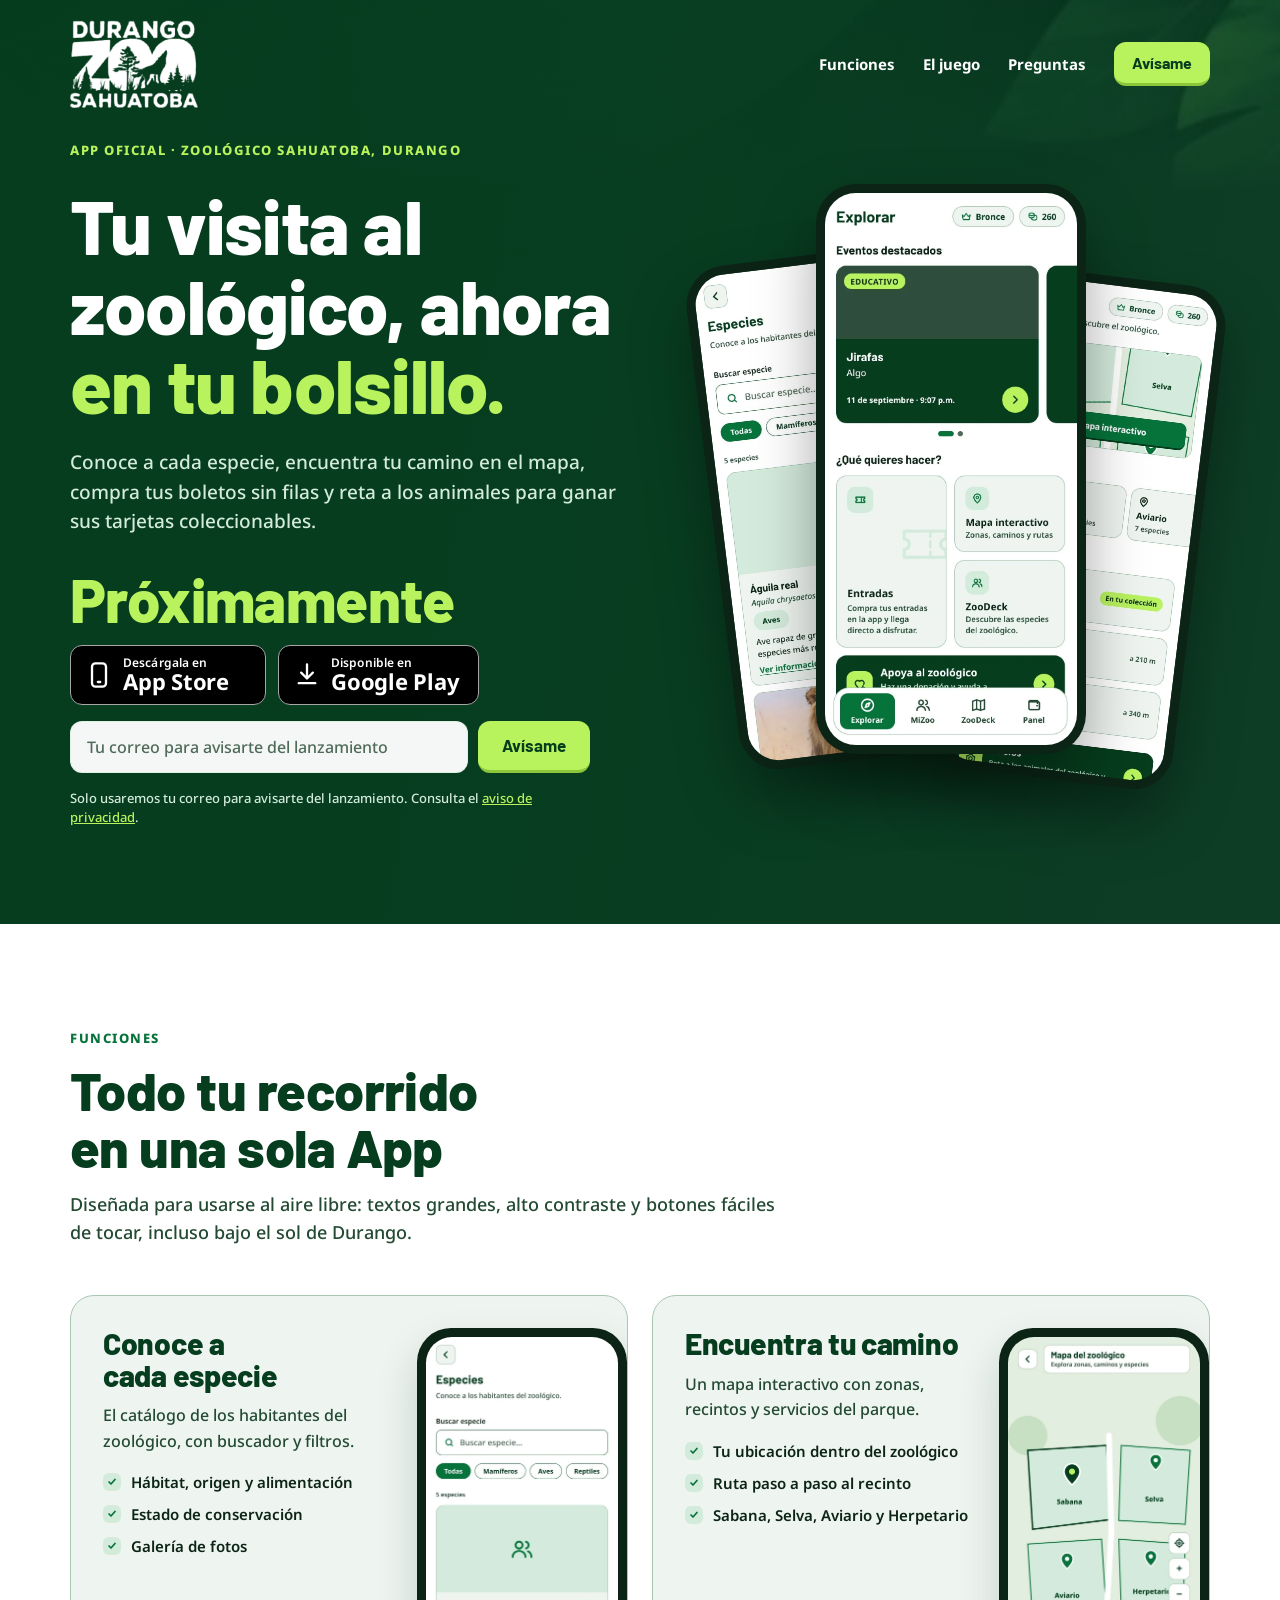
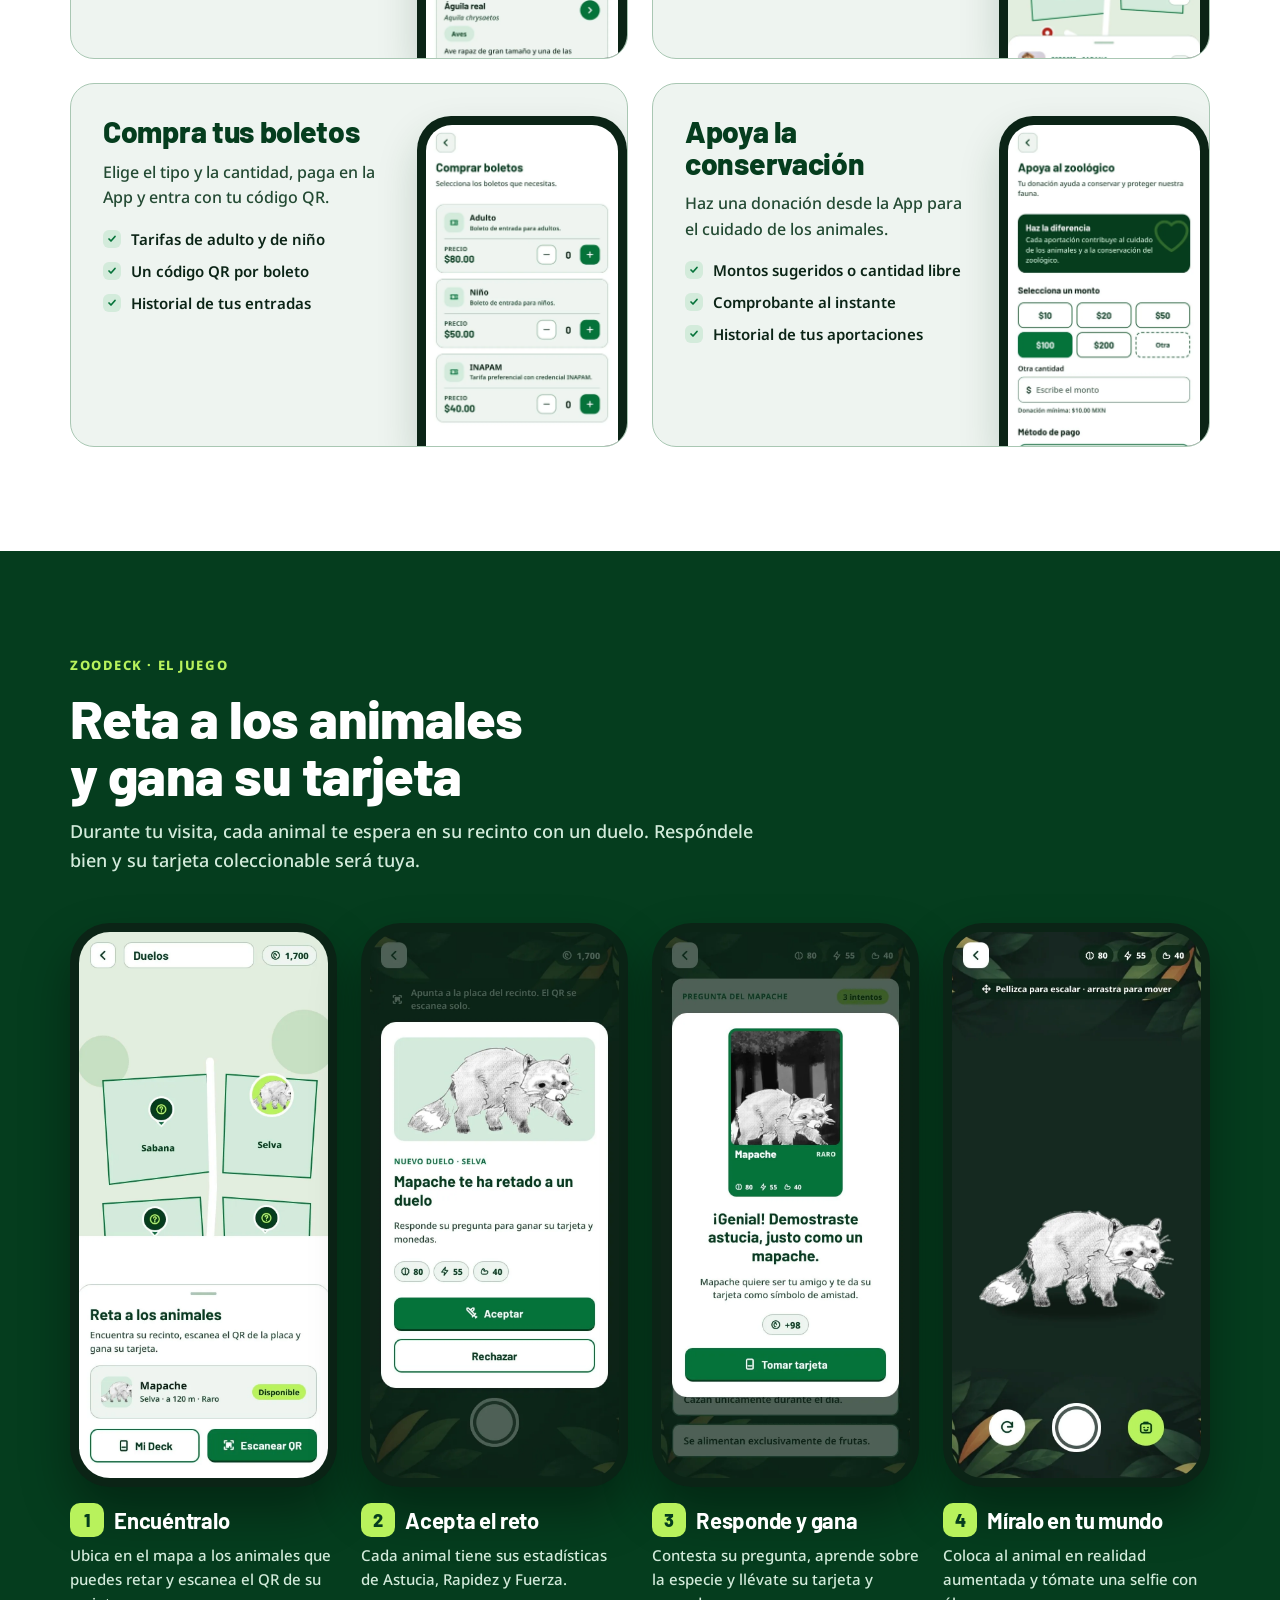
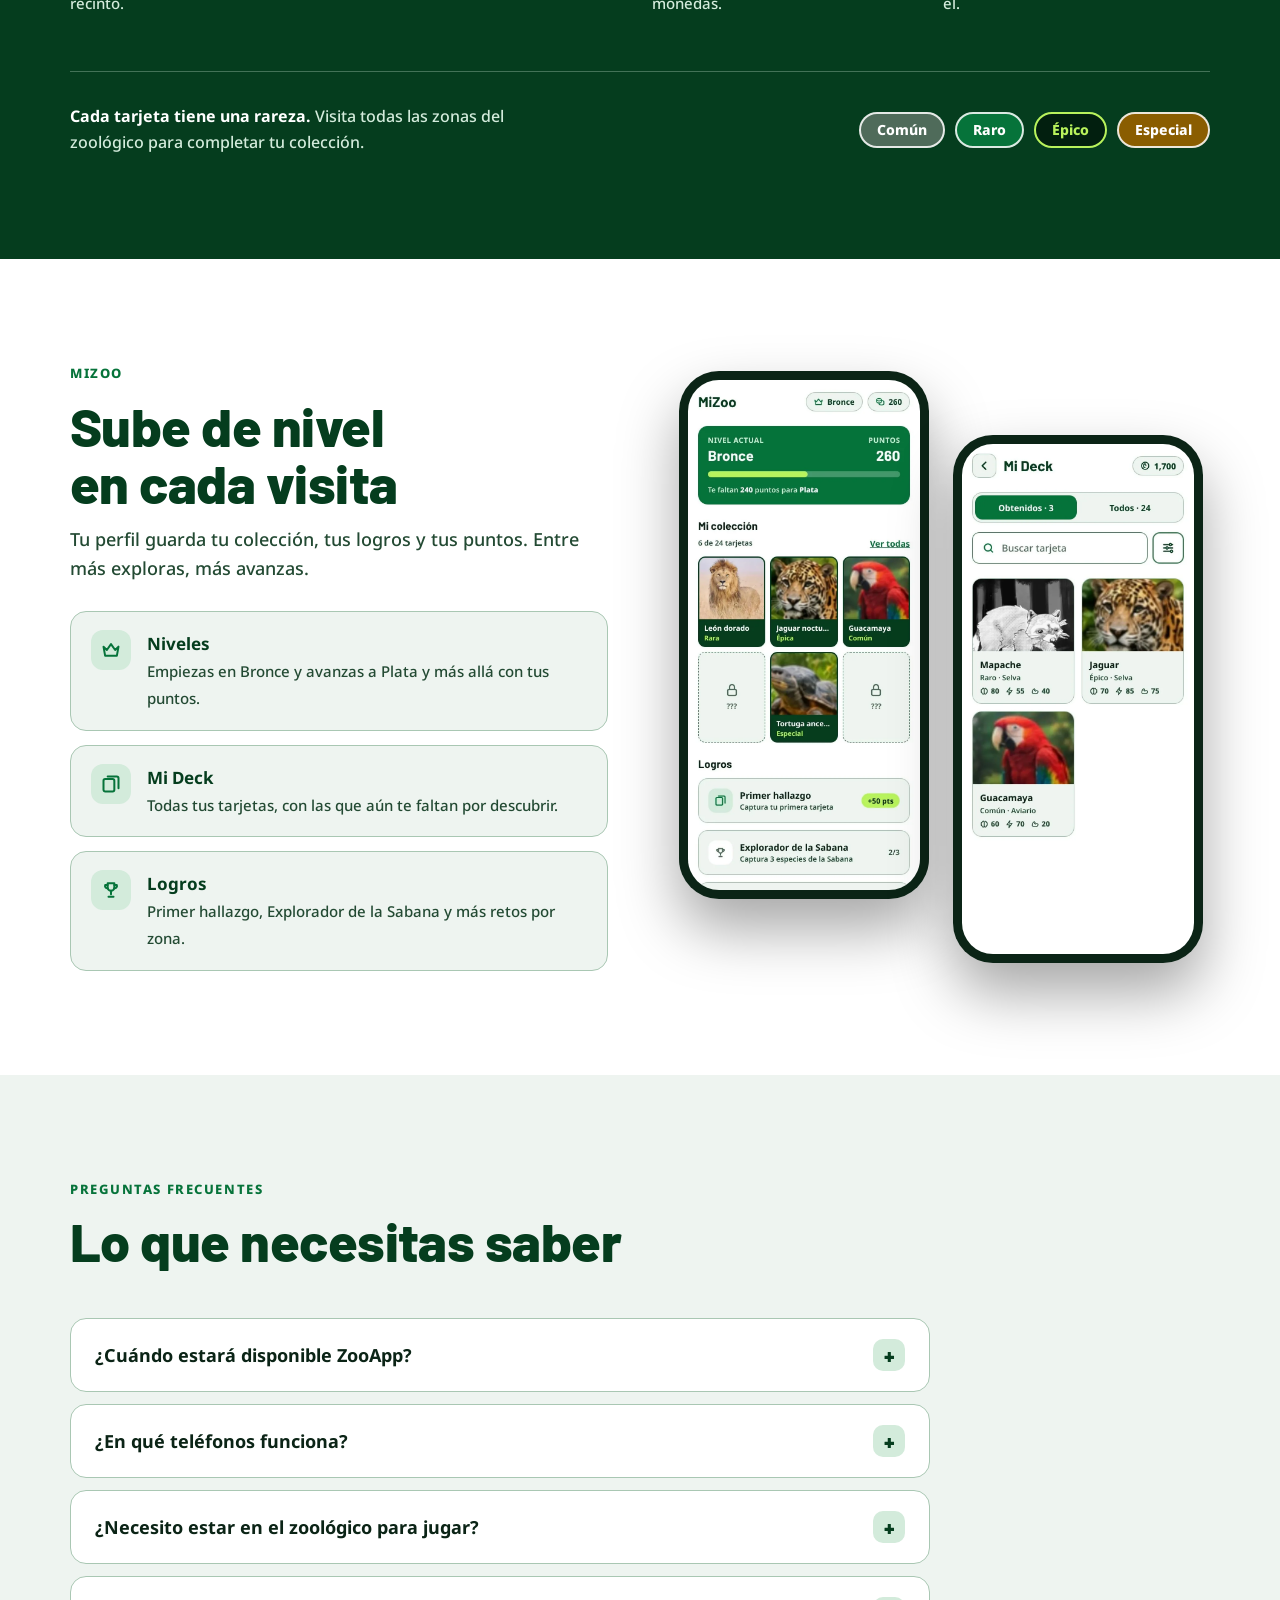
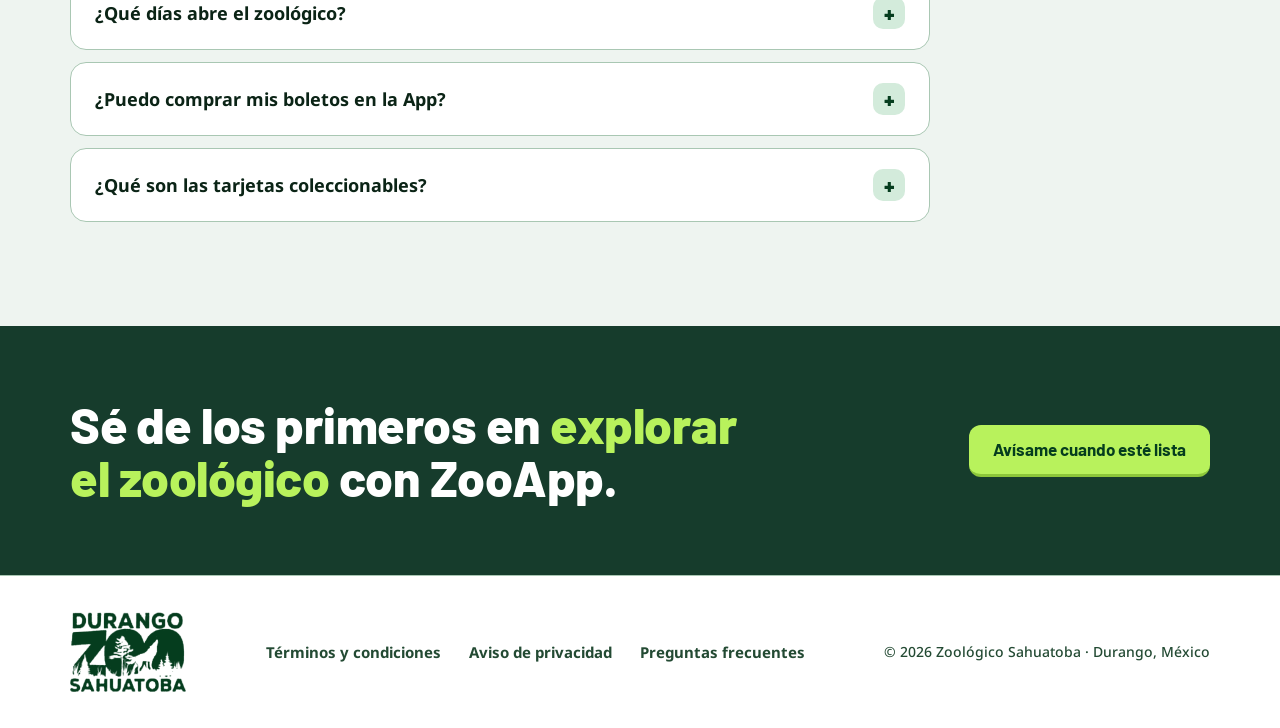
<file: index.html>
<!doctype html>
<html lang="es">
<head>
<meta charset="utf-8">
<meta name="viewport" content="width=device-width, initial-scale=1, viewport-fit=cover">
<title>ZooApp · Zoológico Sahuatoba</title>
<meta name="description" content="ZooApp es la App oficial del Zoológico Sahuatoba en Durango: conoce a las especies, recorre el mapa, compra tus boletos y reta a los animales para ganar sus tarjetas.">
<meta name="theme-color" content="#053D1E">
<meta property="og:type" content="website">
<meta property="og:locale" content="es_MX">
<meta property="og:title" content="ZooApp · Zoológico Sahuatoba">
<meta property="og:description" content="Conoce a las especies, recorre el mapa, compra tus boletos y reta a los animales para ganar sus tarjetas.">
<meta property="og:image" content="https://urielhs.github.io/zooapp-landing/assets/img/og.jpg">
<meta name="twitter:card" content="summary_large_image">
<link rel="icon" type="image/png" href="assets/img/favicon.png">
<link rel="apple-touch-icon" href="assets/img/apple-touch-icon.png">
<link rel="preload" href="assets/fonts/barlow-latin-800-normal.woff2" as="font" type="font/woff2" crossorigin>
<link rel="stylesheet" href="assets/css/styles.css">
</head>
<body data-estado="proximamente">
<a class="saltar" href="#contenido">Saltar al contenido</a>

<header class="encabezado">
  <div class="envoltura">
    <a class="marca" href="#" aria-label="ZooApp · Zoológico Sahuatoba, inicio"><img src="assets/img/logo-blanco.png" alt="Durango Zoo Sahuatoba" width="757" height="521"></a>
    <nav class="navegacion" aria-label="Principal">
      <a href="#funciones">Funciones</a>
      <a href="#juego">El juego</a>
      <a href="#preguntas">Preguntas</a>
      <a class="boton boton-lima" href="#descarga" data-solo="proximamente">Avísame</a>
      <a class="boton boton-lima" href="#descarga" data-solo="disponible">Descargar</a>
    </nav>
  </div>
</header>

<main id="contenido">
  <!-- HERO -->
  <section class="hero">
    <img class="hero-fondo" src="assets/img/selva.jpg" alt="" aria-hidden="true">
    <div class="envoltura">
      <div class="hero-texto">
        <span class="etiqueta">App oficial · Zoológico Sahuatoba, Durango</span>
        <h1>Tu visita al zoológico, ahora <em>en tu bolsillo.</em></h1>
        <p class="hero-sub">Conoce a cada especie, encuentra tu camino en el mapa, compra tus boletos sin filas y reta a los animales para ganar sus tarjetas coleccionables.</p>

        <div class="descarga" id="descarga">
          <p class="proximamente" data-solo="proximamente">Próximamente</p>
          <!-- Insignias de tiendas. Al publicar, reemplazar el contenido de cada <a> por la insignia oficial (ver README). -->
          <div class="tiendas">
            <a class="tienda" id="enlace-app-store" href="#" rel="noopener">
              <svg class="tienda-icono" width="28" height="28" viewBox="0 0 24 24" fill="none" stroke="currentColor" stroke-width="2" stroke-linecap="round" stroke-linejoin="round" aria-hidden="true"><rect x="6" y="2" width="12" height="20" rx="3"/><path d="M11 18h2"/></svg>
              <span><small>Descárgala en</small><b>App Store</b></span>
            </a>
            <a class="tienda" id="enlace-google-play" href="#" rel="noopener">
              <svg class="tienda-icono" width="28" height="28" viewBox="0 0 24 24" fill="none" stroke="currentColor" stroke-width="2" stroke-linecap="round" stroke-linejoin="round" aria-hidden="true"><path d="M12 3v12M7 10l5 5 5-5"/><path d="M5 19h14"/></svg>
              <span><small>Disponible en</small><b>Google Play</b></span>
            </a>
          </div>

          <!-- Registro (solo mientras esté en «próximamente») -->
          <form class="registro" id="form-registro" novalidate data-solo="proximamente">
            <label for="correo-registro">Correo electrónico</label>
            <input id="correo-registro" name="correo" type="email" inputmode="email" autocomplete="email" placeholder="Tu correo para avisarte del lanzamiento" required>
            <button class="boton boton-lima" type="submit">Avísame</button>
          </form>
          <p class="nota" data-solo="proximamente">Solo usaremos tu correo para avisarte del lanzamiento. Consulta el <a href="privacidad.html">aviso de privacidad</a>.</p>
          <p class="mensaje" id="mensaje-registro" role="status" hidden></p>
        </div>
      </div>

      <div class="hero-telefonos" aria-hidden="true">
        <div class="telefono t1"><img src="assets/img/app-especies.webp" alt="" width="780" height="1688"></div>
        <div class="telefono t2"><img src="assets/img/app-explorar.webp" alt="" width="780" height="1688"></div>
        <div class="telefono t3"><img src="assets/img/app-zoodeck.webp" alt="" width="780" height="1688"></div>
      </div>
    </div>
  </section>

  <!-- FUNCIONES -->
  <section class="seccion" id="funciones">
    <div class="envoltura">
      <div class="titulo-seccion">
        <span class="etiqueta">Funciones</span>
        <h2>Todo tu recorrido en una sola App</h2>
        <p>Diseñada para usarse al aire libre: textos grandes, alto contraste y botones fáciles de tocar, incluso bajo el sol de Durango.</p>
      </div>
      <div class="funciones">
        <article class="funcion">
          <div class="funcion-texto">
            <h3>Conoce a cada especie</h3>
            <p>El catálogo de los habitantes del zoológico, con buscador y filtros.</p>
            <ul><li>Hábitat, origen y alimentación</li><li>Estado de conservación</li><li>Galería de fotos</li></ul>
          </div>
          <div class="telefono"><img src="assets/img/app-especies.webp" alt="Pantalla del catálogo de especies de ZooApp" width="780" height="1688" loading="lazy"></div>
        </article>
        <article class="funcion">
          <div class="funcion-texto">
            <h3>Encuentra tu camino</h3>
            <p>Un mapa interactivo con zonas, recintos y servicios del parque.</p>
            <ul><li>Tu ubicación dentro del zoológico</li><li>Ruta paso a paso al recinto</li><li>Sabana, Selva, Aviario y Herpetario</li></ul>
          </div>
          <div class="telefono"><img src="assets/img/app-mapa.webp" alt="Pantalla del mapa interactivo del zoológico" width="780" height="1688" loading="lazy"></div>
        </article>
        <article class="funcion">
          <div class="funcion-texto">
            <h3>Compra tus boletos</h3>
            <p>Elige el tipo y la cantidad, paga en la App y entra con tu código QR.</p>
            <ul><li>Tarifas de adulto y de niño</li><li>Un código QR por boleto</li><li>Historial de tus entradas</li></ul>
          </div>
          <div class="telefono"><img src="assets/img/app-boletos.webp" alt="Pantalla de compra de boletos" width="780" height="1688" loading="lazy"></div>
        </article>
        <article class="funcion">
          <div class="funcion-texto">
            <h3>Apoya la conservación</h3>
            <p>Haz una donación desde la App para el cuidado de los animales.</p>
            <ul><li>Montos sugeridos o cantidad libre</li><li>Comprobante al instante</li><li>Historial de tus aportaciones</li></ul>
          </div>
          <div class="telefono"><img src="assets/img/app-donar.webp" alt="Pantalla para hacer una donación" width="780" height="1688" loading="lazy"></div>
        </article>
      </div>
    </div>
  </section>

  <!-- JUEGO -->
  <section class="seccion juego" id="juego">
    <div class="envoltura">
      <div class="titulo-seccion">
        <span class="etiqueta">ZooDeck · el juego</span>
        <h2>Reta a los animales y gana su tarjeta</h2>
        <p>Durante tu visita, cada animal te espera en su recinto con un duelo. Respóndele bien y su tarjeta coleccionable será tuya.</p>
      </div>
      <ol class="pasos">
        <li class="paso">
          <div class="telefono"><img src="assets/img/app-duelos.webp" alt="Mapa de duelos con los animales disponibles" width="780" height="1688" loading="lazy"></div>
          <div class="paso-texto"><h3>Encuéntralo</h3><p>Ubica en el mapa a los animales que puedes retar y escanea el QR de su recinto.</p></div>
        </li>
        <li class="paso">
          <div class="telefono"><img src="assets/img/app-reto.webp" alt="El mapache reta al visitante a un duelo" width="780" height="1688" loading="lazy"></div>
          <div class="paso-texto"><h3>Acepta el reto</h3><p>Cada animal tiene sus estadísticas de Astucia, Rapidez y Fuerza.</p></div>
        </li>
        <li class="paso">
          <div class="telefono"><img src="assets/img/app-quiz-ganaste.webp" alt="Pantalla de duelo ganado con la tarjeta del mapache" width="780" height="1688" loading="lazy"></div>
          <div class="paso-texto"><h3>Responde y gana</h3><p>Contesta su pregunta, aprende sobre la especie y llévate su tarjeta y monedas.</p></div>
        </li>
        <li class="paso">
          <div class="telefono"><img src="assets/img/app-realidad-aumentada.webp" alt="Mapache en realidad aumentada" width="780" height="1688" loading="lazy"></div>
          <div class="paso-texto"><h3>Míralo en tu mundo</h3><p>Coloca al animal en realidad aumentada y tómate una selfie con él.</p></div>
        </li>
      </ol>
      <div class="rarezas">
        <p><b>Cada tarjeta tiene una rareza.</b> Visita todas las zonas del zoológico para completar tu colección.</p>
        <div class="chips"><span class="chip comun">Común</span><span class="chip raro">Raro</span><span class="chip epico">Épico</span><span class="chip especial">Especial</span></div>
      </div>
    </div>
  </section>

  <!-- PROGRESO -->
  <section class="seccion progreso">
    <div class="envoltura">
      <div>
        <div class="titulo-seccion">
          <span class="etiqueta">MiZoo</span>
          <h2>Sube de nivel en cada visita</h2>
          <p>Tu perfil guarda tu colección, tus logros y tus puntos. Entre más exploras, más avanzas.</p>
        </div>
        <div class="niveles">
          <div class="nivel"><i><svg width="20" height="20" viewBox="0 0 24 24" fill="none" stroke="currentColor" stroke-width="2.4" stroke-linecap="round" stroke-linejoin="round" aria-hidden="true"><path d="M3 8l4 4 5-7 5 7 4-4-2 11H5z"/></svg></i><div><b>Niveles</b><span>Empiezas en Bronce y avanzas a Plata y más allá con tus puntos.</span></div></div>
          <div class="nivel"><i><svg width="20" height="20" viewBox="0 0 24 24" fill="none" stroke="currentColor" stroke-width="2.4" stroke-linecap="round" stroke-linejoin="round" aria-hidden="true"><rect x="3" y="6" width="13" height="15" rx="2"/><path d="M8 3h11a2 2 0 0 1 2 2v12"/></svg></i><div><b>Mi Deck</b><span>Todas tus tarjetas, con las que aún te faltan por descubrir.</span></div></div>
          <div class="nivel"><i><svg width="20" height="20" viewBox="0 0 24 24" fill="none" stroke="currentColor" stroke-width="2.4" stroke-linecap="round" stroke-linejoin="round" aria-hidden="true"><path d="M8 4h8v5a4 4 0 0 1-8 0z"/><path d="M8 6H5a3 3 0 0 0 3 4M16 6h3a3 3 0 0 1-3 4M12 13v4M9 20h6"/></svg></i><div><b>Logros</b><span>Primer hallazgo, Explorador de la Sabana y más retos por zona.</span></div></div>
        </div>
      </div>
      <div class="progreso-telefonos" aria-hidden="true">
        <div class="telefono"><img src="assets/img/app-mizoo.webp" alt="" width="780" height="1688" loading="lazy"></div>
        <div class="telefono"><img src="assets/img/app-mi-deck.webp" alt="" width="780" height="1688" loading="lazy"></div>
      </div>
    </div>
  </section>

  <!-- PREGUNTAS -->
  <section class="seccion preguntas" id="preguntas">
    <div class="envoltura">
      <div class="titulo-seccion">
        <span class="etiqueta">Preguntas frecuentes</span>
        <h2>Lo que necesitas saber</h2>
      </div>
      <div class="lista-preguntas">
        <details>
          <summary>¿Cuándo estará disponible ZooApp?</summary>
          <p>Estamos en la fase de pruebas con el personal del zoológico. Deja tu correo arriba y te avisaremos en cuanto puedas descargarla.</p>
        </details>
        <details>
          <summary>¿En qué teléfonos funciona?</summary>
          <p>En iPhone, desde App Store, y en teléfonos Android, desde Google Play.</p>
        </details>
        <details>
          <summary>¿Necesito estar en el zoológico para jugar?</summary>
          <p>Los duelos se activan al escanear el código QR del recinto de cada animal, así que se juegan durante tu visita. El catálogo de especies, tu colección y tu perfil los puedes consultar en cualquier momento.</p>
        </details>
        <details>
          <summary>¿Qué días abre el zoológico?</summary>
          <p>De martes a domingo, de 10:00 a 17:00 horas.</p>
        </details>
        <details>
          <summary>¿Puedo comprar mis boletos en la App?</summary>
          <p>Sí. Eliges el tipo y la cantidad de boletos, pagas desde la App y recibes un código QR por boleto para presentarlo en la entrada.</p>
        </details>
        <details>
          <summary>¿Qué son las tarjetas coleccionables?</summary>
          <p>Cada animal tiene una tarjeta con su rareza y sus estadísticas de Astucia, Rapidez y Fuerza. La ganas respondiendo correctamente la pregunta de su duelo, y después puedes verla en 3D o colocar al animal en realidad aumentada.</p>
        </details>
      </div>
    </div>
  </section>

  <!-- CIERRE -->
  <section class="cierre">
    <div class="envoltura">
      <h2 data-solo="proximamente">Sé de los primeros en <em>explorar el zoológico</em> con ZooApp.</h2>
      <h2 data-solo="disponible">Descarga ZooApp y <em>empieza tu colección</em> hoy.</h2>
      <a class="boton boton-lima" href="#descarga" id="ir-registro" data-solo="proximamente">Avísame cuando esté lista</a>
      <a class="boton boton-lima" href="#descarga" data-solo="disponible">Descargar ZooApp</a>
    </div>
  </section>
</main>

<footer class="pie">
  <div class="envoltura">
    <img src="assets/img/logo-verde.png" alt="Durango Zoo Sahuatoba" width="757" height="521">
    <nav aria-label="Legal">
      <a href="terminos.html">Términos y condiciones</a>
      <a href="privacidad.html">Aviso de privacidad</a>
      <a href="#preguntas">Preguntas frecuentes</a>
    </nav>
    <small>© <span id="anio">2026</span> Zoológico Sahuatoba · Durango, México</small>
  </div>
</footer>

<script src="assets/js/main.js"></script>
</body>
</html>
</file>
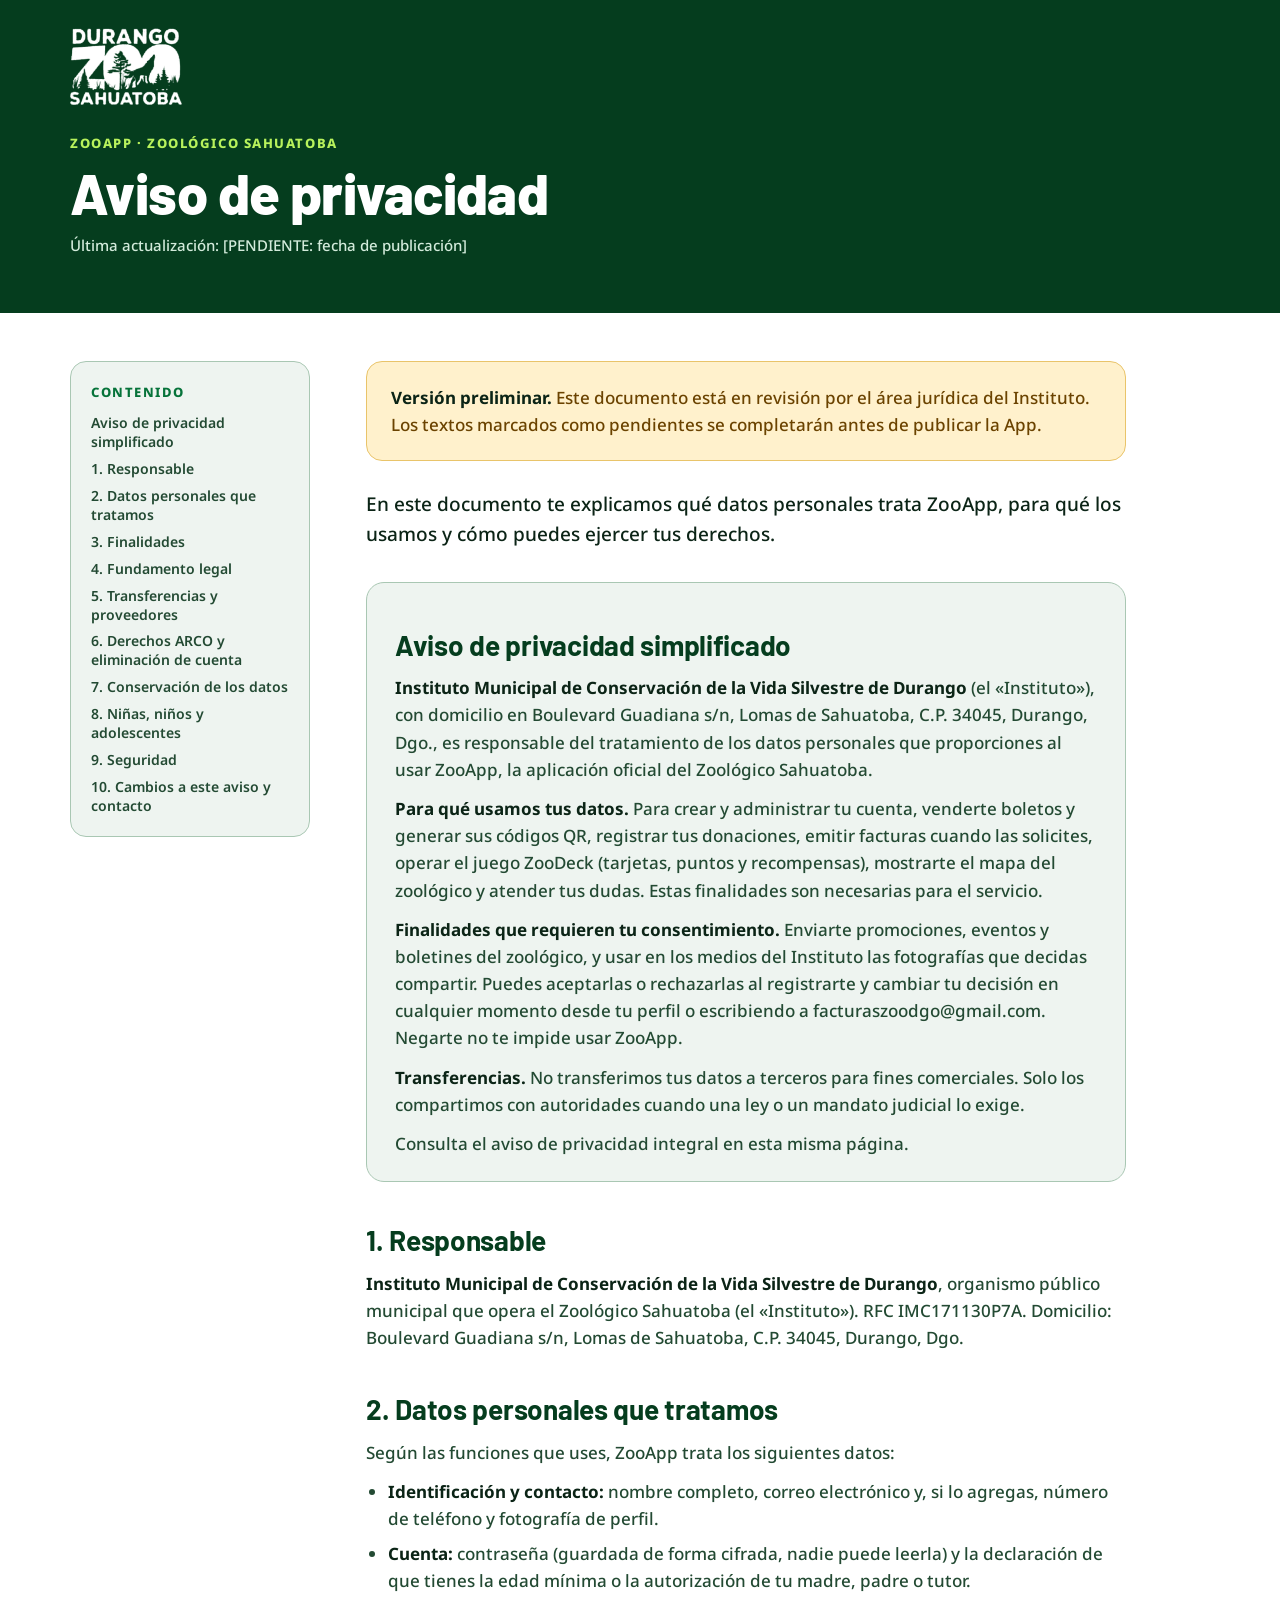
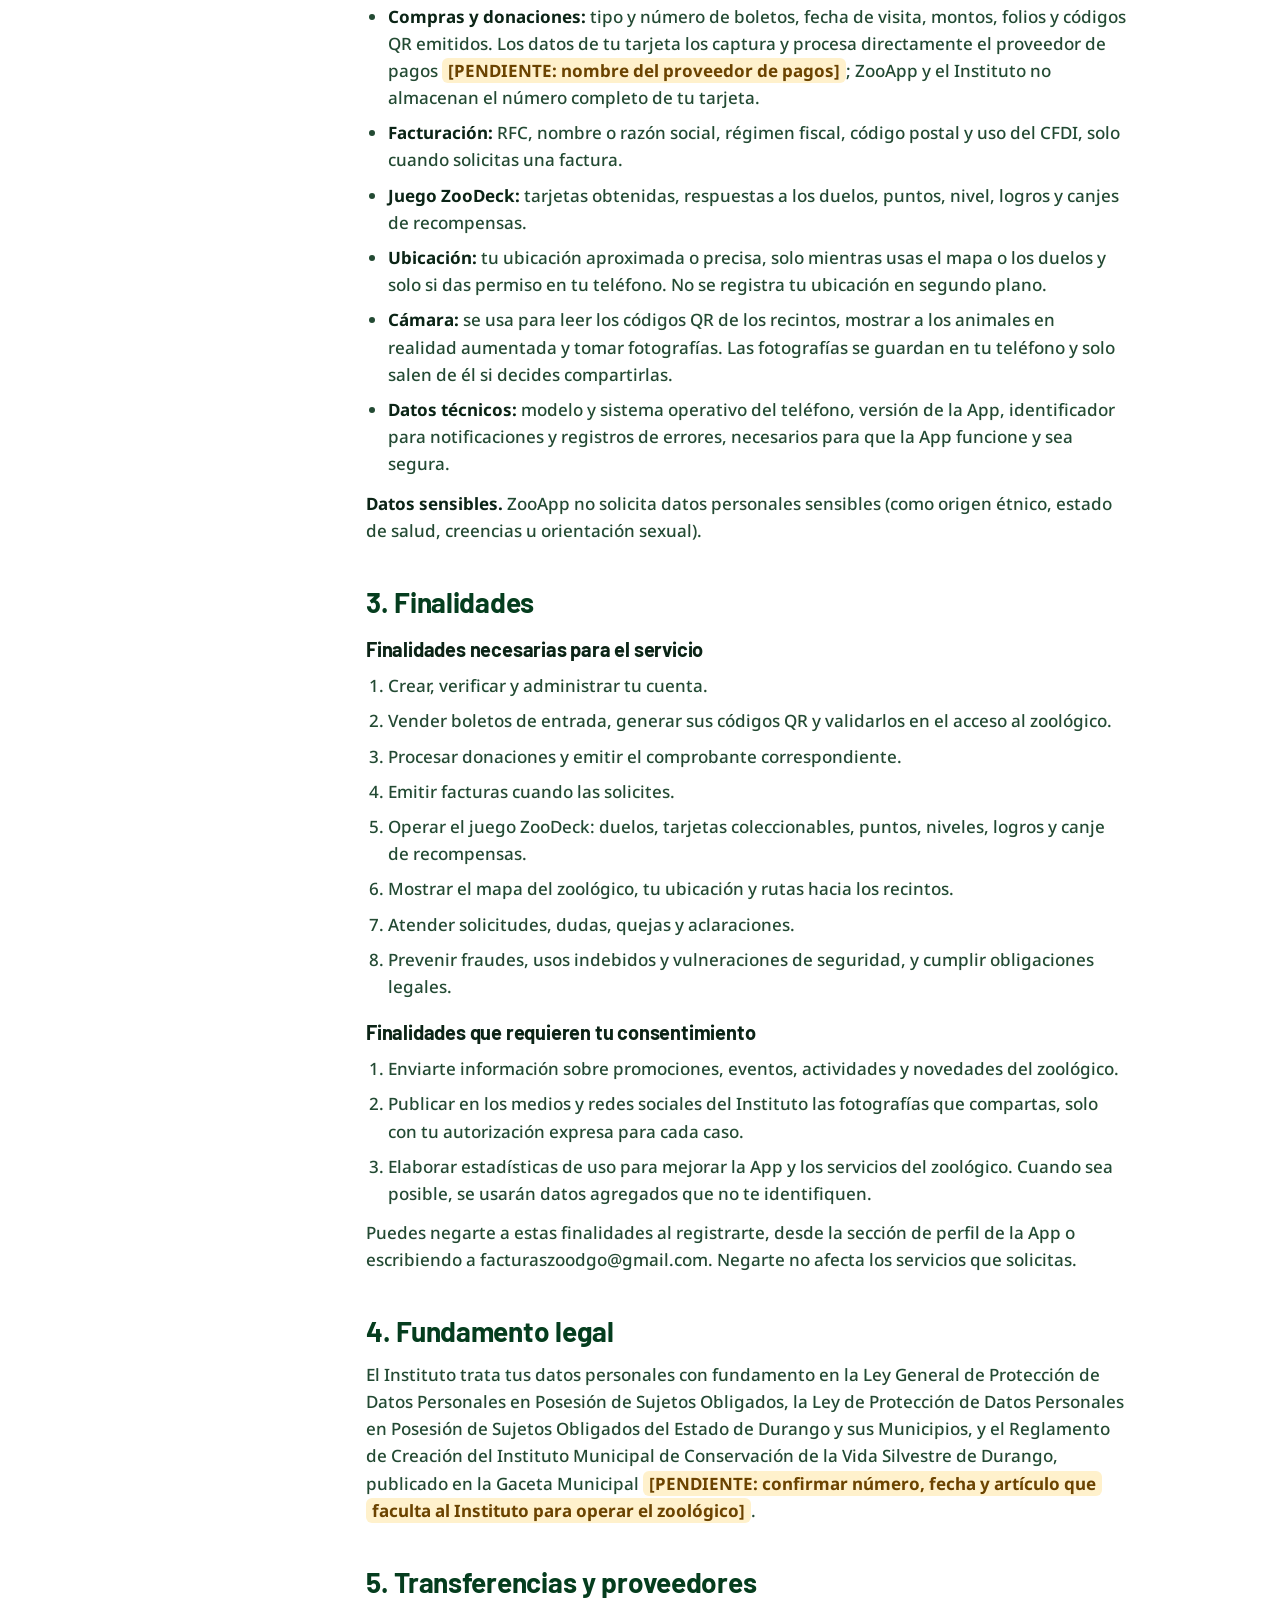
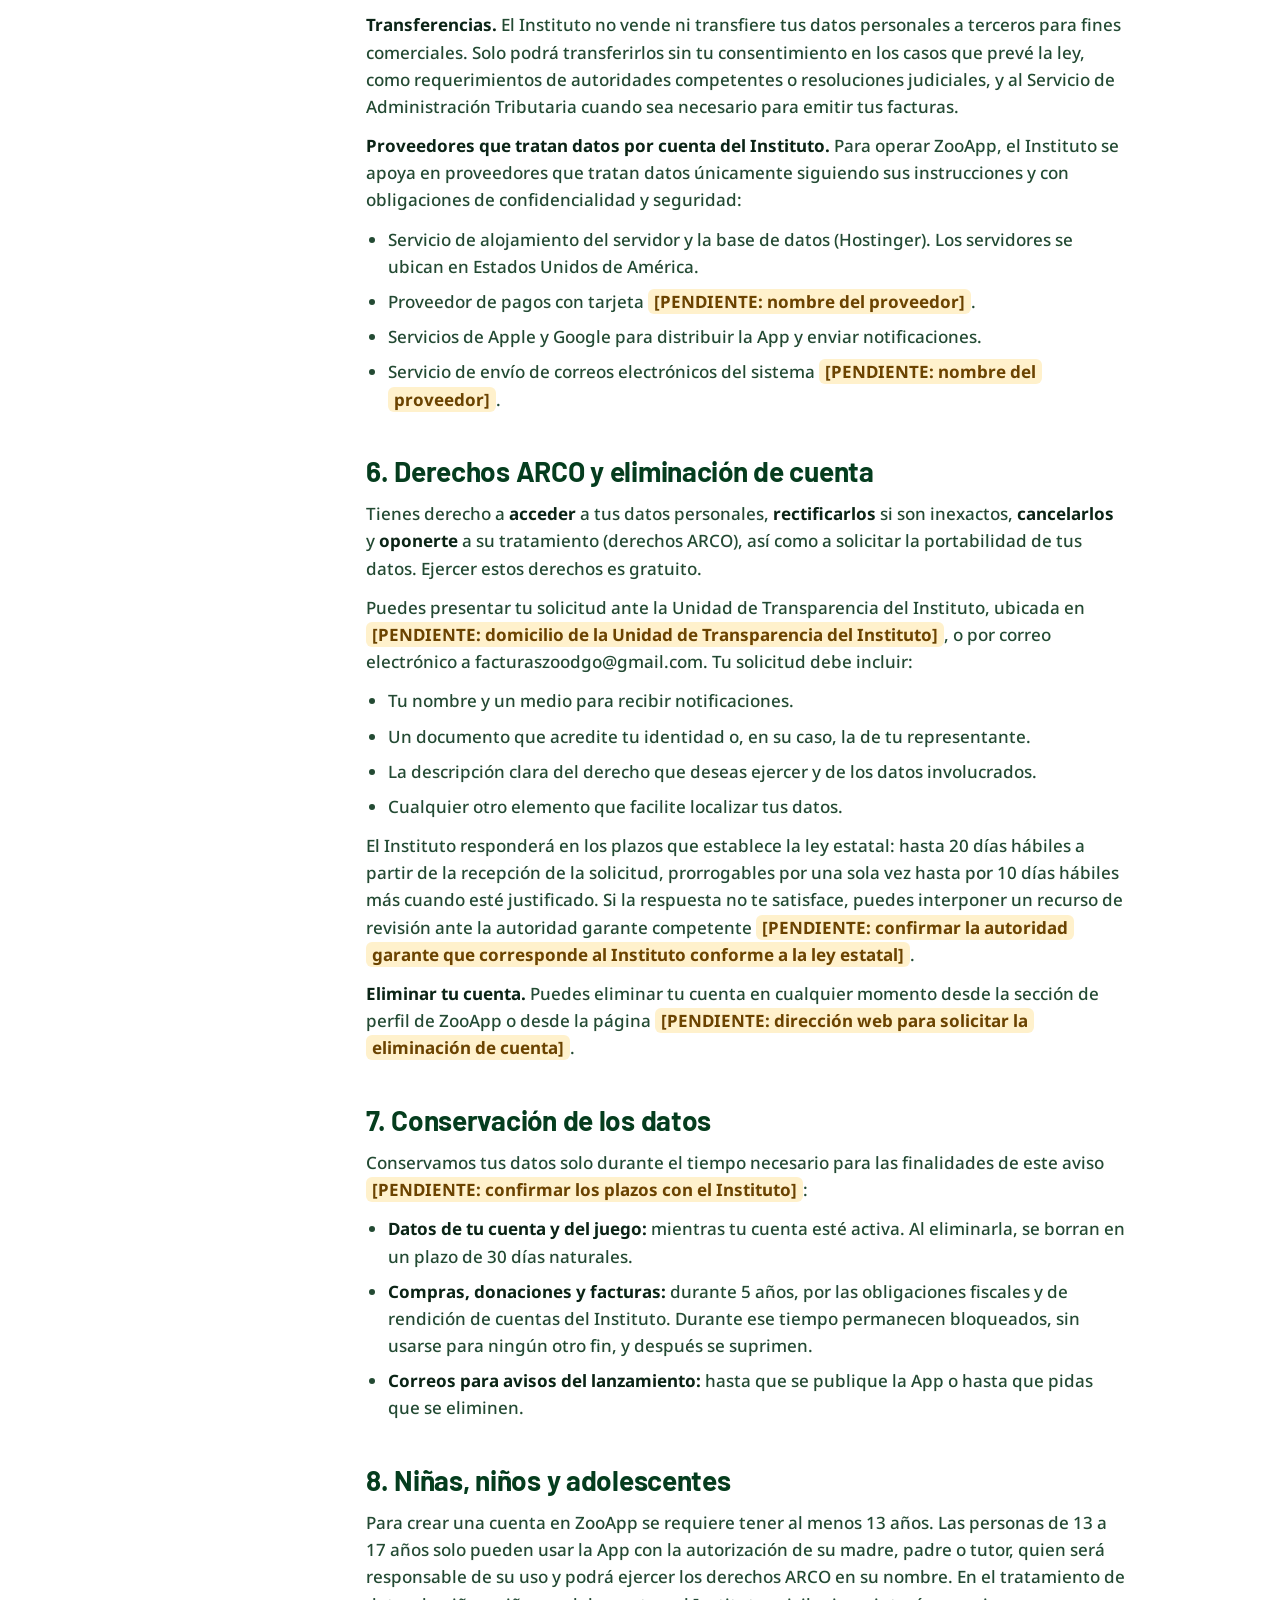
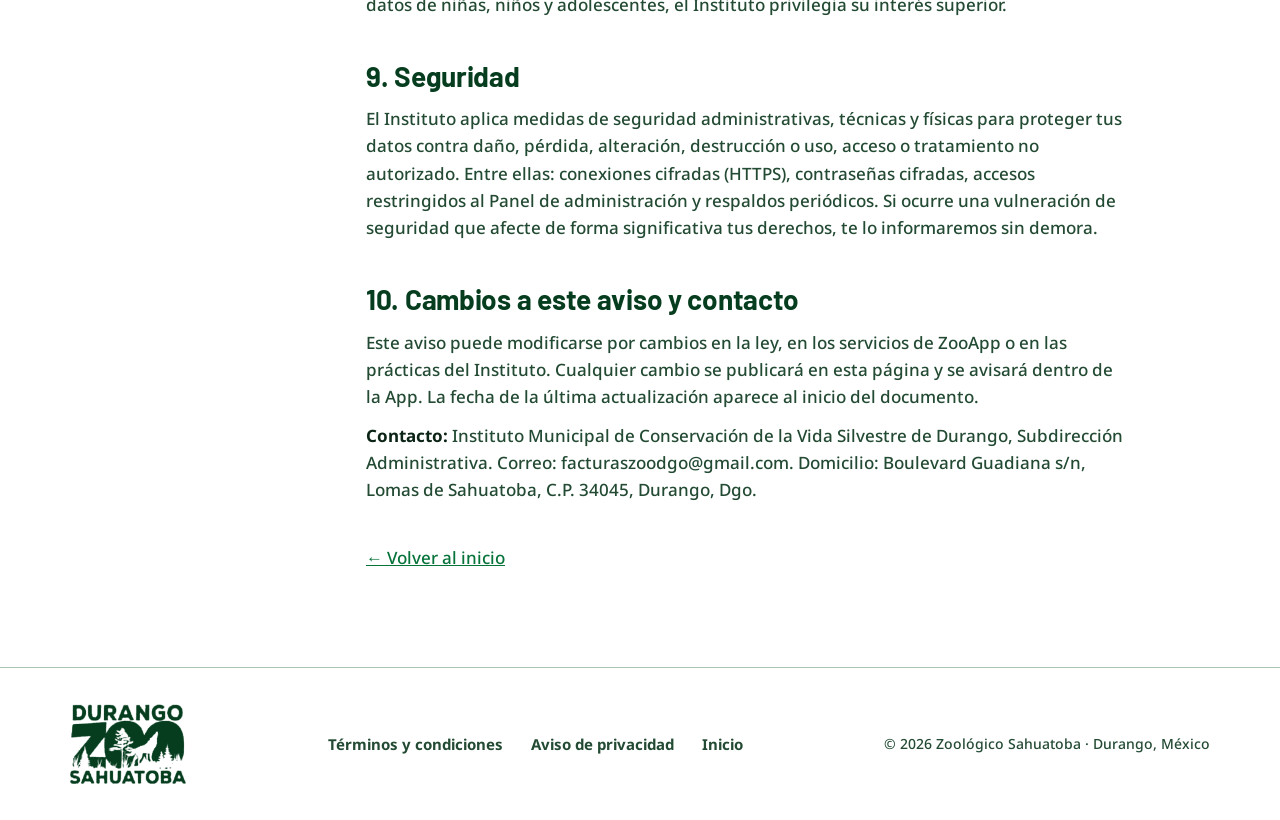
<file: privacidad.html>
<!doctype html>
<html lang="es">
<head>
<meta charset="utf-8">
<meta name="viewport" content="width=device-width, initial-scale=1, viewport-fit=cover">
<title>Aviso de privacidad · ZooApp</title>
<meta name="description" content="Aviso de privacidad de ZooApp, la App oficial del Zoológico Sahuatoba.">
<meta name="theme-color" content="#053D1E">
<meta property="og:type" content="website">
<meta property="og:locale" content="es_MX">
<meta property="og:title" content="ZooApp · Zoológico Sahuatoba">
<meta property="og:description" content="Conoce a las especies, recorre el mapa, compra tus boletos y reta a los animales para ganar sus tarjetas.">
<meta property="og:image" content="assets/img/og.jpg">
<meta name="twitter:card" content="summary_large_image">
<link rel="icon" type="image/png" href="assets/img/favicon.png">
<link rel="apple-touch-icon" href="assets/img/apple-touch-icon.png">
<link rel="stylesheet" href="assets/css/styles.css">
</head>
<body data-estado="proximamente">
<a class="saltar" href="#contenido">Saltar al contenido</a>
<header class="legal-cabecera">
  <div class="envoltura">
    <a class="marca" href="index.html" aria-label="Volver al inicio"><img src="assets/img/logo-blanco.png" alt="Durango Zoo Sahuatoba" width="757" height="521" style="width:112px"></a>
    <div class="legal-titulo"><span class="etiqueta" style="color:var(--lima)">ZooApp · Zoológico Sahuatoba</span><h1>Aviso de privacidad</h1><p>Última actualización: [PENDIENTE: fecha de publicación]</p></div>
  </div>
</header>
<main class="legal-cuerpo" id="contenido">
  <div class="envoltura legal-rejilla">
    <nav class="indice" aria-label="Contenido del documento"><span class="etiqueta">Contenido</span><ol><li><a href="#simplificado">Aviso de privacidad simplificado</a></li><li><a href="#responsable">1. Responsable</a></li><li><a href="#datos">2. Datos personales que tratamos</a></li><li><a href="#finalidades">3. Finalidades</a></li><li><a href="#fundamento">4. Fundamento legal</a></li><li><a href="#transferencias">5. Transferencias y proveedores</a></li><li><a href="#derechos">6. Derechos ARCO y eliminación de cuenta</a></li><li><a href="#conservacion">7. Conservación de los datos</a></li><li><a href="#menores">8. Niñas, niños y adolescentes</a></li><li><a href="#seguridad">9. Seguridad</a></li><li><a href="#cambios">10. Cambios a este aviso y contacto</a></li></ol></nav>
    <article class="legal-texto">
      <div class="preparacion" role="note"><strong>Versión preliminar.</strong> Este documento está en revisión por el área jurídica del Instituto. Los textos marcados como pendientes se completarán antes de publicar la App.</div>
      <p class="legal-intro">En este documento te explicamos qué datos personales trata ZooApp, para qué los usamos y cómo puedes ejercer tus derechos.</p>
      <section id="simplificado"><h2>Aviso de privacidad simplificado</h2>
<p><strong>Instituto Municipal de Conservación de la Vida Silvestre de Durango</strong> (el «Instituto»), con domicilio en Boulevard Guadiana s/n, Lomas de Sahuatoba, C.P. 34045, Durango, Dgo., es responsable del tratamiento de los datos personales que proporciones al usar ZooApp, la aplicación oficial del Zoológico Sahuatoba.</p>
<p><strong>Para qué usamos tus datos.</strong> Para crear y administrar tu cuenta, venderte boletos y generar sus códigos QR, registrar tus donaciones, emitir facturas cuando las solicites, operar el juego ZooDeck (tarjetas, puntos y recompensas), mostrarte el mapa del zoológico y atender tus dudas. Estas finalidades son necesarias para el servicio.</p>
<p><strong>Finalidades que requieren tu consentimiento.</strong> Enviarte promociones, eventos y boletines del zoológico, y usar en los medios del Instituto las fotografías que decidas compartir. Puedes aceptarlas o rechazarlas al registrarte y cambiar tu decisión en cualquier momento desde tu perfil o escribiendo a facturaszoodgo@gmail.com. Negarte no te impide usar ZooApp.</p>
<p><strong>Transferencias.</strong> No transferimos tus datos a terceros para fines comerciales. Solo los compartimos con autoridades cuando una ley o un mandato judicial lo exige.</p>
<p>Consulta el aviso de privacidad integral en esta misma página.</p>
</section><section id="responsable"><h2>1. Responsable</h2><p><b>Instituto Municipal de Conservación de la Vida Silvestre de Durango</b>, organismo público municipal que opera el Zoológico Sahuatoba (el «Instituto»). RFC IMC171130P7A. Domicilio: Boulevard Guadiana s/n, Lomas de Sahuatoba, C.P. 34045, Durango, Dgo.</p></section><section id="datos"><h2>2. Datos personales que tratamos</h2>
<p>Según las funciones que uses, ZooApp trata los siguientes datos:</p>
<ul>
<li><b>Identificación y contacto:</b> nombre completo, correo electrónico y, si lo agregas, número de teléfono y fotografía de perfil.</li>
<li><b>Cuenta:</b> contraseña (guardada de forma cifrada, nadie puede leerla) y la declaración de que tienes la edad mínima o la autorización de tu madre, padre o tutor.</li>
<li><b>Compras y donaciones:</b> tipo y número de boletos, fecha de visita, montos, folios y códigos QR emitidos. Los datos de tu tarjeta los captura y procesa directamente el proveedor de pagos <mark class="pendiente">[PENDIENTE: nombre del proveedor de pagos]</mark>; ZooApp y el Instituto no almacenan el número completo de tu tarjeta.</li>
<li><b>Facturación:</b> RFC, nombre o razón social, régimen fiscal, código postal y uso del CFDI, solo cuando solicitas una factura.</li>
<li><b>Juego ZooDeck:</b> tarjetas obtenidas, respuestas a los duelos, puntos, nivel, logros y canjes de recompensas.</li>
<li><b>Ubicación:</b> tu ubicación aproximada o precisa, solo mientras usas el mapa o los duelos y solo si das permiso en tu teléfono. No se registra tu ubicación en segundo plano.</li>
<li><b>Cámara:</b> se usa para leer los códigos QR de los recintos, mostrar a los animales en realidad aumentada y tomar fotografías. Las fotografías se guardan en tu teléfono y solo salen de él si decides compartirlas.</li>
<li><b>Datos técnicos:</b> modelo y sistema operativo del teléfono, versión de la App, identificador para notificaciones y registros de errores, necesarios para que la App funcione y sea segura.</li>
</ul>
<p><b>Datos sensibles.</b> ZooApp no solicita datos personales sensibles (como origen étnico, estado de salud, creencias u orientación sexual).</p>
</section><section id="finalidades"><h2>3. Finalidades</h2>
<h3>Finalidades necesarias para el servicio</h3>
<ol>
<li>Crear, verificar y administrar tu cuenta.</li>
<li>Vender boletos de entrada, generar sus códigos QR y validarlos en el acceso al zoológico.</li>
<li>Procesar donaciones y emitir el comprobante correspondiente.</li>
<li>Emitir facturas cuando las solicites.</li>
<li>Operar el juego ZooDeck: duelos, tarjetas coleccionables, puntos, niveles, logros y canje de recompensas.</li>
<li>Mostrar el mapa del zoológico, tu ubicación y rutas hacia los recintos.</li>
<li>Atender solicitudes, dudas, quejas y aclaraciones.</li>
<li>Prevenir fraudes, usos indebidos y vulneraciones de seguridad, y cumplir obligaciones legales.</li>
</ol>
<h3>Finalidades que requieren tu consentimiento</h3>
<ol>
<li>Enviarte información sobre promociones, eventos, actividades y novedades del zoológico.</li>
<li>Publicar en los medios y redes sociales del Instituto las fotografías que compartas, solo con tu autorización expresa para cada caso.</li>
<li>Elaborar estadísticas de uso para mejorar la App y los servicios del zoológico. Cuando sea posible, se usarán datos agregados que no te identifiquen.</li>
</ol>
<p>Puedes negarte a estas finalidades al registrarte, desde la sección de perfil de la App o escribiendo a facturaszoodgo@gmail.com. Negarte no afecta los servicios que solicitas.</p>
</section><section id="fundamento"><h2>4. Fundamento legal</h2>
<p>El Instituto trata tus datos personales con fundamento en la Ley General de Protección de Datos Personales en Posesión de Sujetos Obligados, la Ley de Protección de Datos Personales en Posesión de Sujetos Obligados del Estado de Durango y sus Municipios, y el Reglamento de Creación del Instituto Municipal de Conservación de la Vida Silvestre de Durango, publicado en la Gaceta Municipal <mark class="pendiente">[PENDIENTE: confirmar número, fecha y artículo que faculta al Instituto para operar el zoológico]</mark>.</p>
</section><section id="transferencias"><h2>5. Transferencias y proveedores</h2>
<p><b>Transferencias.</b> El Instituto no vende ni transfiere tus datos personales a terceros para fines comerciales. Solo podrá transferirlos sin tu consentimiento en los casos que prevé la ley, como requerimientos de autoridades competentes o resoluciones judiciales, y al Servicio de Administración Tributaria cuando sea necesario para emitir tus facturas.</p>
<p><b>Proveedores que tratan datos por cuenta del Instituto.</b> Para operar ZooApp, el Instituto se apoya en proveedores que tratan datos únicamente siguiendo sus instrucciones y con obligaciones de confidencialidad y seguridad:</p>
<ul>
<li>Servicio de alojamiento del servidor y la base de datos (Hostinger). Los servidores se ubican en Estados Unidos de América.</li>
<li>Proveedor de pagos con tarjeta <mark class="pendiente">[PENDIENTE: nombre del proveedor]</mark>.</li>
<li>Servicios de Apple y Google para distribuir la App y enviar notificaciones.</li>
<li>Servicio de envío de correos electrónicos del sistema <mark class="pendiente">[PENDIENTE: nombre del proveedor]</mark>.</li>
</ul>
</section><section id="derechos"><h2>6. Derechos ARCO y eliminación de cuenta</h2>
<p>Tienes derecho a <b>acceder</b> a tus datos personales, <b>rectificarlos</b> si son inexactos, <b>cancelarlos</b> y <b>oponerte</b> a su tratamiento (derechos ARCO), así como a solicitar la portabilidad de tus datos. Ejercer estos derechos es gratuito.</p>
<p>Puedes presentar tu solicitud ante la Unidad de Transparencia del Instituto, ubicada en <mark class="pendiente">[PENDIENTE: domicilio de la Unidad de Transparencia del Instituto]</mark>, o por correo electrónico a facturaszoodgo@gmail.com. Tu solicitud debe incluir:</p>
<ul>
<li>Tu nombre y un medio para recibir notificaciones.</li>
<li>Un documento que acredite tu identidad o, en su caso, la de tu representante.</li>
<li>La descripción clara del derecho que deseas ejercer y de los datos involucrados.</li>
<li>Cualquier otro elemento que facilite localizar tus datos.</li>
</ul>
<p>El Instituto responderá en los plazos que establece la ley estatal: hasta 20 días hábiles a partir de la recepción de la solicitud, prorrogables por una sola vez hasta por 10 días hábiles más cuando esté justificado. Si la respuesta no te satisface, puedes interponer un recurso de revisión ante la autoridad garante competente <mark class="pendiente">[PENDIENTE: confirmar la autoridad garante que corresponde al Instituto conforme a la ley estatal]</mark>.</p>
<p><b>Eliminar tu cuenta.</b> Puedes eliminar tu cuenta en cualquier momento desde la sección de perfil de ZooApp o desde la página <mark class="pendiente">[PENDIENTE: dirección web para solicitar la eliminación de cuenta]</mark>.</p>
</section><section id="conservacion"><h2>7. Conservación de los datos</h2>
<p>Conservamos tus datos solo durante el tiempo necesario para las finalidades de este aviso <mark class="pendiente">[PENDIENTE: confirmar los plazos con el Instituto]</mark>:</p>
<ul>
<li><b>Datos de tu cuenta y del juego:</b> mientras tu cuenta esté activa. Al eliminarla, se borran en un plazo de 30 días naturales.</li>
<li><b>Compras, donaciones y facturas:</b> durante 5 años, por las obligaciones fiscales y de rendición de cuentas del Instituto. Durante ese tiempo permanecen bloqueados, sin usarse para ningún otro fin, y después se suprimen.</li>
<li><b>Correos para avisos del lanzamiento:</b> hasta que se publique la App o hasta que pidas que se eliminen.</li>
</ul>
</section><section id="menores"><h2>8. Niñas, niños y adolescentes</h2>
<p>Para crear una cuenta en ZooApp se requiere tener al menos 13 años. Las personas de 13 a 17 años solo pueden usar la App con la autorización de su madre, padre o tutor, quien será responsable de su uso y podrá ejercer los derechos ARCO en su nombre. En el tratamiento de datos de niñas, niños y adolescentes, el Instituto privilegia su interés superior.</p>
</section><section id="seguridad"><h2>9. Seguridad</h2>
<p>El Instituto aplica medidas de seguridad administrativas, técnicas y físicas para proteger tus datos contra daño, pérdida, alteración, destrucción o uso, acceso o tratamiento no autorizado. Entre ellas: conexiones cifradas (HTTPS), contraseñas cifradas, accesos restringidos al Panel de administración y respaldos periódicos. Si ocurre una vulneración de seguridad que afecte de forma significativa tus derechos, te lo informaremos sin demora.</p>
</section><section id="cambios"><h2>10. Cambios a este aviso y contacto</h2>
<p>Este aviso puede modificarse por cambios en la ley, en los servicios de ZooApp o en las prácticas del Instituto. Cualquier cambio se publicará en esta página y se avisará dentro de la App. La fecha de la última actualización aparece al inicio del documento.</p>
<p><b>Contacto:</b> Instituto Municipal de Conservación de la Vida Silvestre de Durango, Subdirección Administrativa. Correo: facturaszoodgo@gmail.com. Domicilio: Boulevard Guadiana s/n, Lomas de Sahuatoba, C.P. 34045, Durango, Dgo.</p>
</section>
      <p class="volver"><a href="index.html">← Volver al inicio</a></p>
    </article>
  </div>
</main>
<footer class="pie">
  <div class="envoltura">
    <img src="assets/img/logo-verde.png" alt="Durango Zoo Sahuatoba" width="757" height="521">
    <nav aria-label="Legal"><a href="terminos.html">Términos y condiciones</a><a href="privacidad.html">Aviso de privacidad</a><a href="index.html">Inicio</a></nav>
    <small>© 2026 Zoológico Sahuatoba · Durango, México</small>
  </div>
</footer>
</body>
</html>
</file>
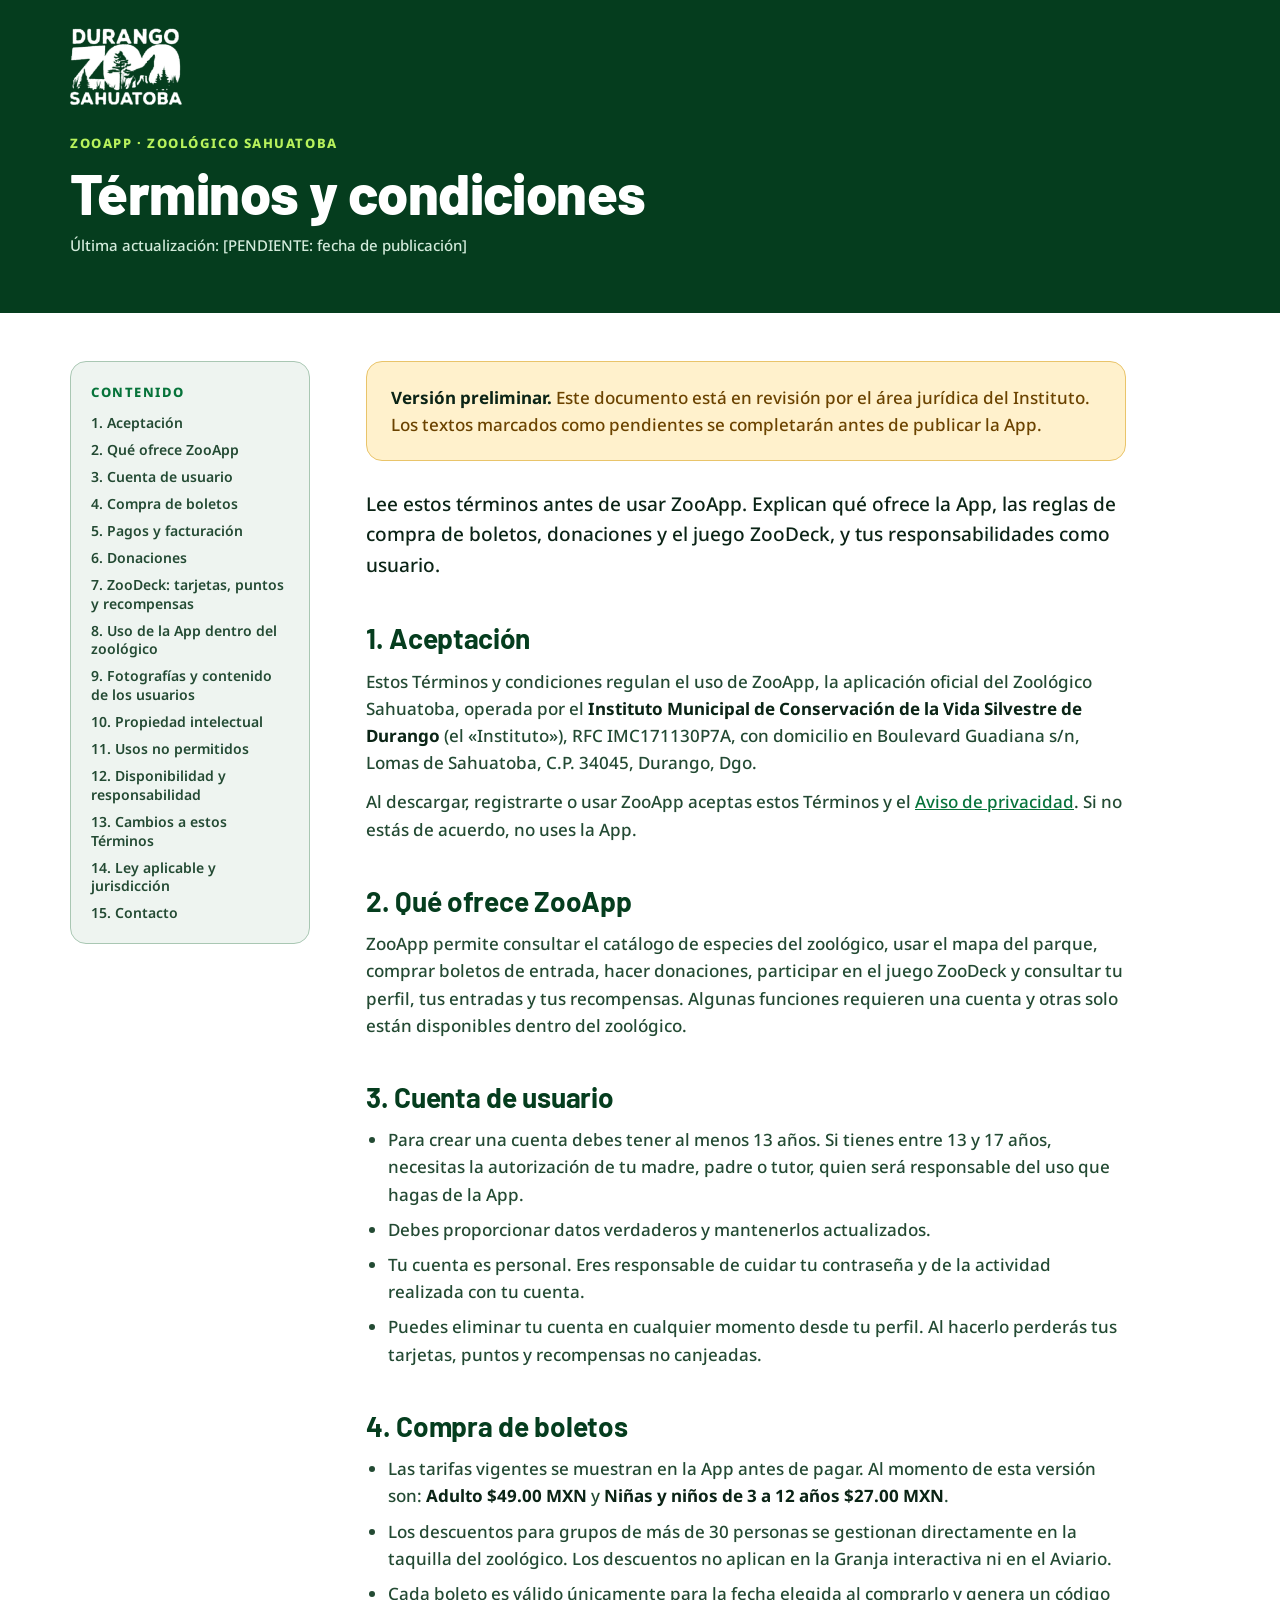
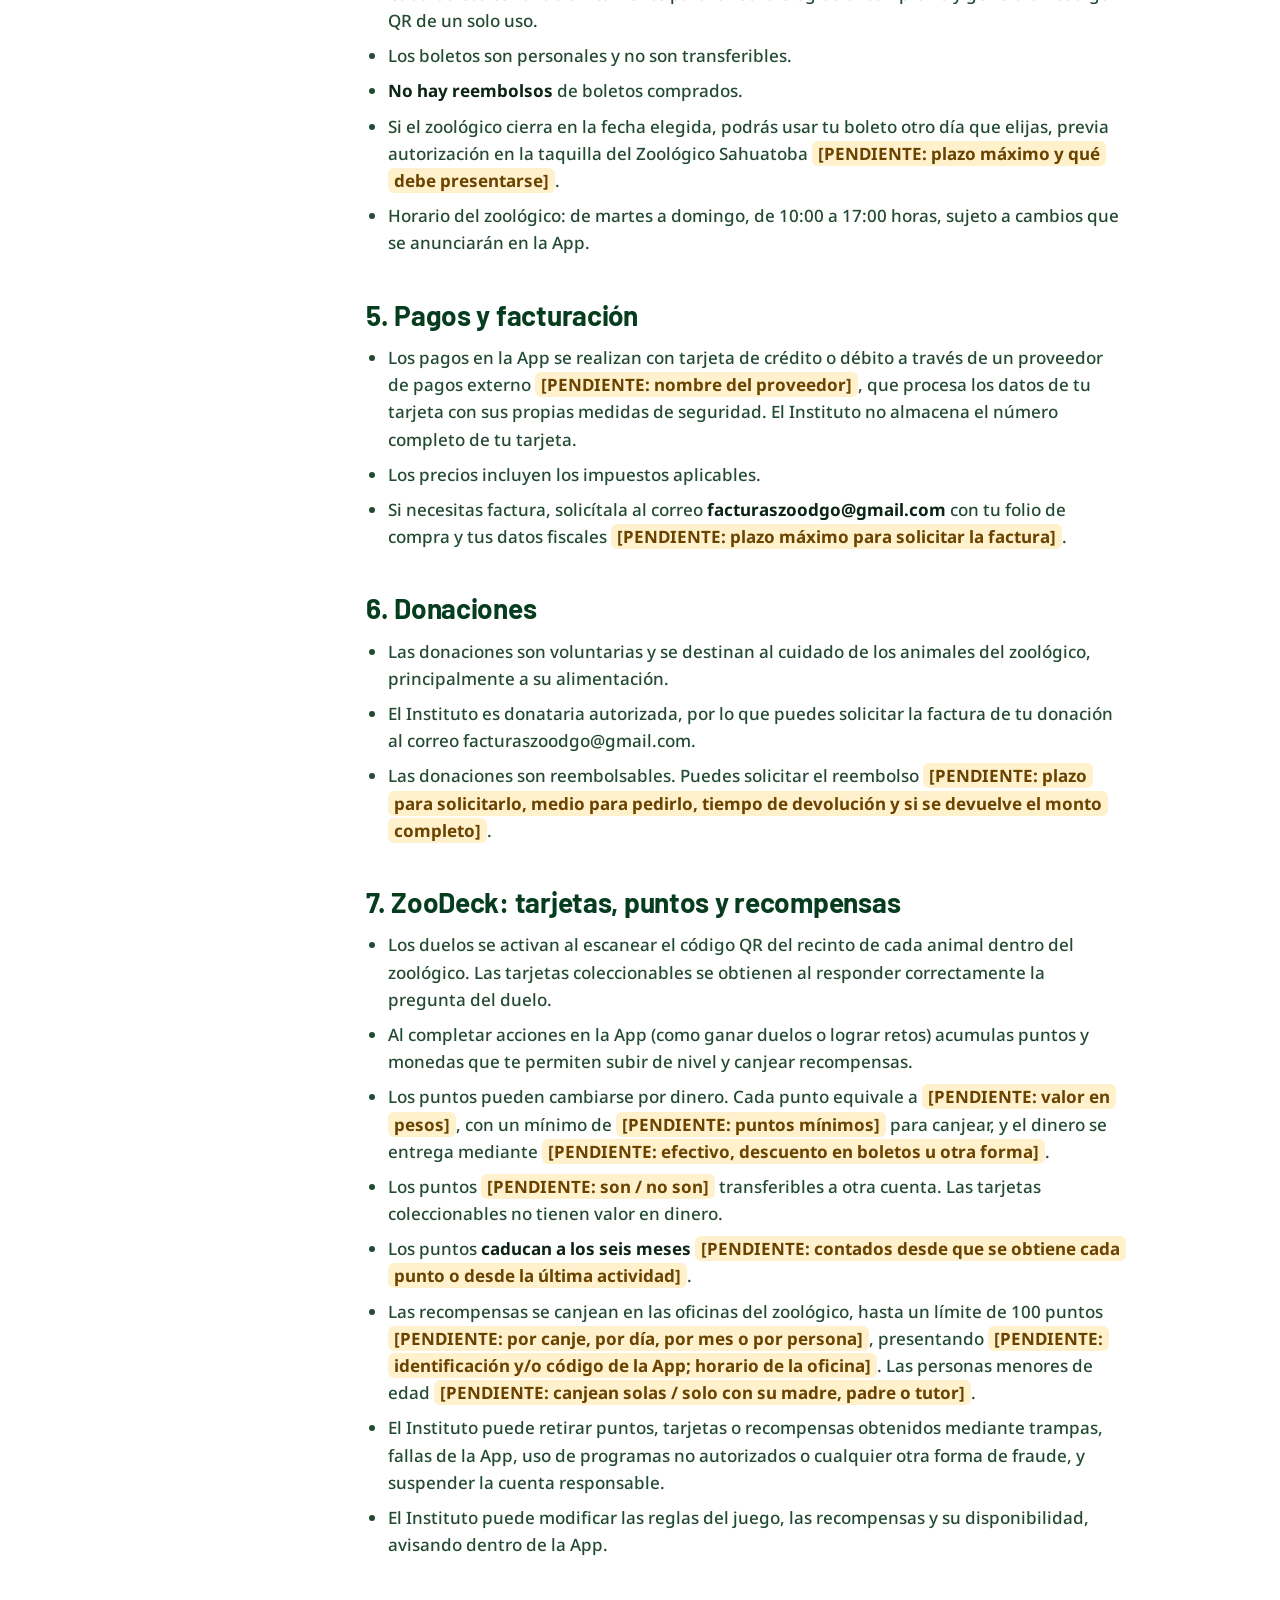
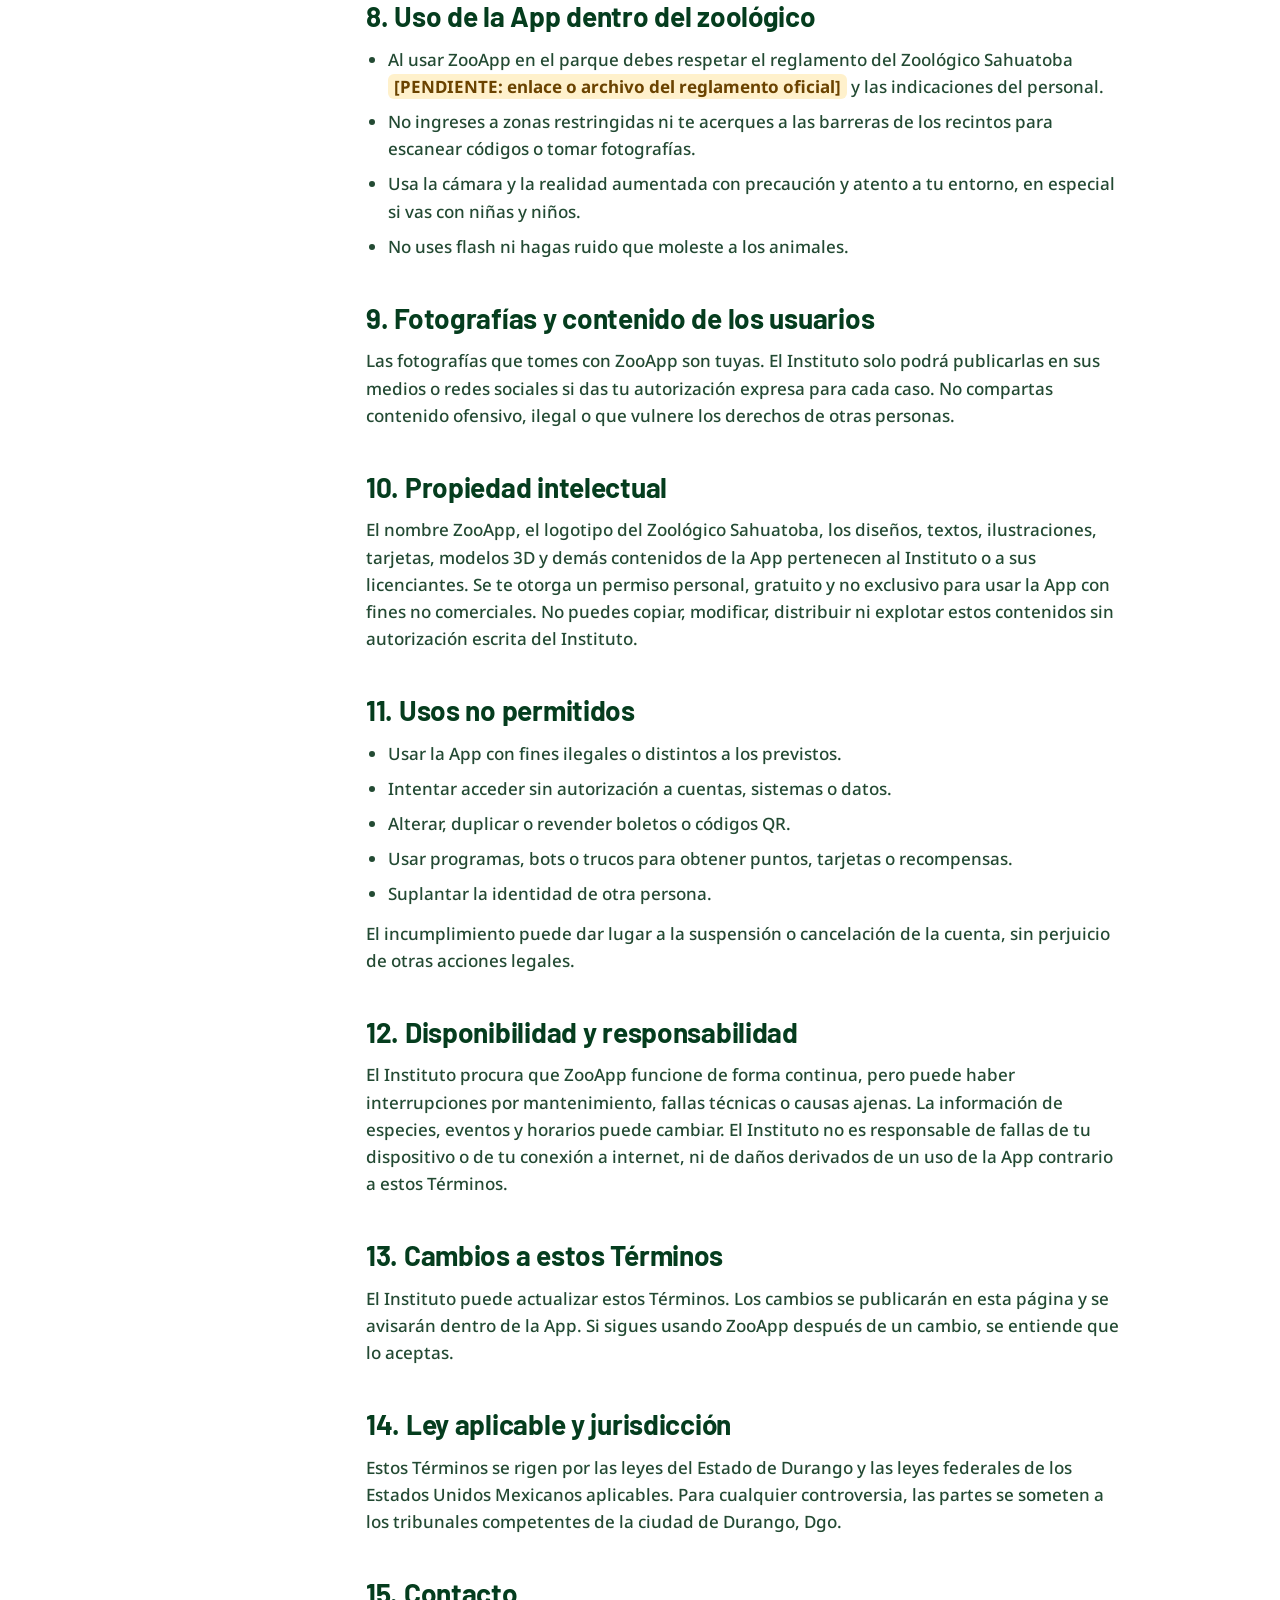
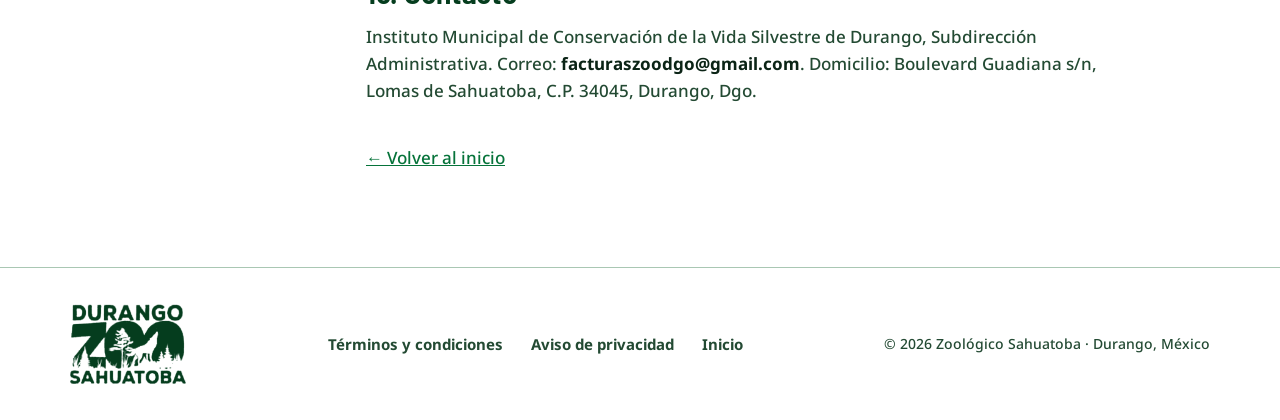
<file: terminos.html>
<!doctype html>
<html lang="es">
<head>
<meta charset="utf-8">
<meta name="viewport" content="width=device-width, initial-scale=1, viewport-fit=cover">
<title>Términos y condiciones · ZooApp</title>
<meta name="description" content="Términos y condiciones de ZooApp, la App oficial del Zoológico Sahuatoba.">
<meta name="theme-color" content="#053D1E">
<meta property="og:type" content="website">
<meta property="og:locale" content="es_MX">
<meta property="og:title" content="ZooApp · Zoológico Sahuatoba">
<meta property="og:description" content="Conoce a las especies, recorre el mapa, compra tus boletos y reta a los animales para ganar sus tarjetas.">
<meta property="og:image" content="assets/img/og.jpg">
<meta name="twitter:card" content="summary_large_image">
<link rel="icon" type="image/png" href="assets/img/favicon.png">
<link rel="apple-touch-icon" href="assets/img/apple-touch-icon.png">
<link rel="stylesheet" href="assets/css/styles.css">
</head>
<body data-estado="proximamente">
<a class="saltar" href="#contenido">Saltar al contenido</a>
<header class="legal-cabecera">
  <div class="envoltura">
    <a class="marca" href="index.html" aria-label="Volver al inicio"><img src="assets/img/logo-blanco.png" alt="Durango Zoo Sahuatoba" width="757" height="521" style="width:112px"></a>
    <div class="legal-titulo"><span class="etiqueta" style="color:var(--lima)">ZooApp · Zoológico Sahuatoba</span><h1>Términos y condiciones</h1><p>Última actualización: [PENDIENTE: fecha de publicación]</p></div>
  </div>
</header>
<main class="legal-cuerpo" id="contenido">
  <div class="envoltura legal-rejilla">
    <nav class="indice" aria-label="Contenido del documento"><span class="etiqueta">Contenido</span><ol><li><a href="#aceptacion">1. Aceptación</a></li><li><a href="#servicio">2. Qué ofrece ZooApp</a></li><li><a href="#cuenta">3. Cuenta de usuario</a></li><li><a href="#boletos">4. Compra de boletos</a></li><li><a href="#pagos">5. Pagos y facturación</a></li><li><a href="#donaciones">6. Donaciones</a></li><li><a href="#zoodeck">7. ZooDeck: tarjetas, puntos y recompensas</a></li><li><a href="#parque">8. Uso de la App dentro del zoológico</a></li><li><a href="#contenido">9. Fotografías y contenido de los usuarios</a></li><li><a href="#propiedad">10. Propiedad intelectual</a></li><li><a href="#prohibido">11. Usos no permitidos</a></li><li><a href="#responsabilidad">12. Disponibilidad y responsabilidad</a></li><li><a href="#cambios">13. Cambios a estos Términos</a></li><li><a href="#ley">14. Ley aplicable y jurisdicción</a></li><li><a href="#contacto">15. Contacto</a></li></ol></nav>
    <article class="legal-texto">
      <div class="preparacion" role="note"><strong>Versión preliminar.</strong> Este documento está en revisión por el área jurídica del Instituto. Los textos marcados como pendientes se completarán antes de publicar la App.</div>
      <p class="legal-intro">Lee estos términos antes de usar ZooApp. Explican qué ofrece la App, las reglas de compra de boletos, donaciones y el juego ZooDeck, y tus responsabilidades como usuario.</p>
      <section id="aceptacion"><h2>1. Aceptación</h2><p>Estos Términos y condiciones regulan el uso de ZooApp, la aplicación oficial del Zoológico Sahuatoba, operada por el <b>Instituto Municipal de Conservación de la Vida Silvestre de Durango</b> (el «Instituto»), RFC IMC171130P7A, con domicilio en Boulevard Guadiana s/n, Lomas de Sahuatoba, C.P. 34045, Durango, Dgo.</p>
<p>Al descargar, registrarte o usar ZooApp aceptas estos Términos y el <a href="privacidad.html">Aviso de privacidad</a>. Si no estás de acuerdo, no uses la App.</p></section><section id="servicio"><h2>2. Qué ofrece ZooApp</h2><p>ZooApp permite consultar el catálogo de especies del zoológico, usar el mapa del parque, comprar boletos de entrada, hacer donaciones, participar en el juego ZooDeck y consultar tu perfil, tus entradas y tus recompensas. Algunas funciones requieren una cuenta y otras solo están disponibles dentro del zoológico.</p></section><section id="cuenta"><h2>3. Cuenta de usuario</h2><ul>
<li>Para crear una cuenta debes tener al menos 13 años. Si tienes entre 13 y 17 años, necesitas la autorización de tu madre, padre o tutor, quien será responsable del uso que hagas de la App.</li>
<li>Debes proporcionar datos verdaderos y mantenerlos actualizados.</li>
<li>Tu cuenta es personal. Eres responsable de cuidar tu contraseña y de la actividad realizada con tu cuenta.</li>
<li>Puedes eliminar tu cuenta en cualquier momento desde tu perfil. Al hacerlo perderás tus tarjetas, puntos y recompensas no canjeadas.</li>
</ul></section><section id="boletos"><h2>4. Compra de boletos</h2><ul>
<li>Las tarifas vigentes se muestran en la App antes de pagar. Al momento de esta versión son: <b>Adulto $49.00 MXN</b> y <b>Niñas y niños de 3 a 12 años $27.00 MXN</b>.</li>
<li>Los descuentos para grupos de más de 30 personas se gestionan directamente en la taquilla del zoológico. Los descuentos no aplican en la Granja interactiva ni en el Aviario.</li>
<li>Cada boleto es válido únicamente para la fecha elegida al comprarlo y genera un código QR de un solo uso.</li>
<li>Los boletos son personales y no son transferibles.</li>
<li><b>No hay reembolsos</b> de boletos comprados.</li>
<li>Si el zoológico cierra en la fecha elegida, podrás usar tu boleto otro día que elijas, previa autorización en la taquilla del Zoológico Sahuatoba <mark class="pendiente">[PENDIENTE: plazo máximo y qué debe presentarse]</mark>.</li>
<li>Horario del zoológico: de martes a domingo, de 10:00 a 17:00 horas, sujeto a cambios que se anunciarán en la App.</li>
</ul></section><section id="pagos"><h2>5. Pagos y facturación</h2><ul>
<li>Los pagos en la App se realizan con tarjeta de crédito o débito a través de un proveedor de pagos externo <mark class="pendiente">[PENDIENTE: nombre del proveedor]</mark>, que procesa los datos de tu tarjeta con sus propias medidas de seguridad. El Instituto no almacena el número completo de tu tarjeta.</li>
<li>Los precios incluyen los impuestos aplicables.</li>
<li>Si necesitas factura, solicítala al correo <b>facturaszoodgo@gmail.com</b> con tu folio de compra y tus datos fiscales <mark class="pendiente">[PENDIENTE: plazo máximo para solicitar la factura]</mark>.</li>
</ul></section><section id="donaciones"><h2>6. Donaciones</h2><ul>
<li>Las donaciones son voluntarias y se destinan al cuidado de los animales del zoológico, principalmente a su alimentación.</li>
<li>El Instituto es donataria autorizada, por lo que puedes solicitar la factura de tu donación al correo facturaszoodgo@gmail.com.</li>
<li>Las donaciones son reembolsables. Puedes solicitar el reembolso <mark class="pendiente">[PENDIENTE: plazo para solicitarlo, medio para pedirlo, tiempo de devolución y si se devuelve el monto completo]</mark>.</li>
</ul></section><section id="zoodeck"><h2>7. ZooDeck: tarjetas, puntos y recompensas</h2><ul>
<li>Los duelos se activan al escanear el código QR del recinto de cada animal dentro del zoológico. Las tarjetas coleccionables se obtienen al responder correctamente la pregunta del duelo.</li>
<li>Al completar acciones en la App (como ganar duelos o lograr retos) acumulas puntos y monedas que te permiten subir de nivel y canjear recompensas.</li>
<li>Los puntos pueden cambiarse por dinero. Cada punto equivale a <mark class="pendiente">[PENDIENTE: valor en pesos]</mark>, con un mínimo de <mark class="pendiente">[PENDIENTE: puntos mínimos]</mark> para canjear, y el dinero se entrega mediante <mark class="pendiente">[PENDIENTE: efectivo, descuento en boletos u otra forma]</mark>.</li>
<li>Los puntos <mark class="pendiente">[PENDIENTE: son / no son]</mark> transferibles a otra cuenta. Las tarjetas coleccionables no tienen valor en dinero.</li>
<li>Los puntos <b>caducan a los seis meses</b> <mark class="pendiente">[PENDIENTE: contados desde que se obtiene cada punto o desde la última actividad]</mark>.</li>
<li>Las recompensas se canjean en las oficinas del zoológico, hasta un límite de 100 puntos <mark class="pendiente">[PENDIENTE: por canje, por día, por mes o por persona]</mark>, presentando <mark class="pendiente">[PENDIENTE: identificación y/o código de la App; horario de la oficina]</mark>. Las personas menores de edad <mark class="pendiente">[PENDIENTE: canjean solas / solo con su madre, padre o tutor]</mark>.</li>
<li>El Instituto puede retirar puntos, tarjetas o recompensas obtenidos mediante trampas, fallas de la App, uso de programas no autorizados o cualquier otra forma de fraude, y suspender la cuenta responsable.</li>
<li>El Instituto puede modificar las reglas del juego, las recompensas y su disponibilidad, avisando dentro de la App.</li>
</ul></section><section id="parque"><h2>8. Uso de la App dentro del zoológico</h2><ul>
<li>Al usar ZooApp en el parque debes respetar el reglamento del Zoológico Sahuatoba <mark class="pendiente">[PENDIENTE: enlace o archivo del reglamento oficial]</mark> y las indicaciones del personal.</li>
<li>No ingreses a zonas restringidas ni te acerques a las barreras de los recintos para escanear códigos o tomar fotografías.</li>
<li>Usa la cámara y la realidad aumentada con precaución y atento a tu entorno, en especial si vas con niñas y niños.</li>
<li>No uses flash ni hagas ruido que moleste a los animales.</li>
</ul></section><section id="contenido"><h2>9. Fotografías y contenido de los usuarios</h2><p>Las fotografías que tomes con ZooApp son tuyas. El Instituto solo podrá publicarlas en sus medios o redes sociales si das tu autorización expresa para cada caso. No compartas contenido ofensivo, ilegal o que vulnere los derechos de otras personas.</p></section><section id="propiedad"><h2>10. Propiedad intelectual</h2><p>El nombre ZooApp, el logotipo del Zoológico Sahuatoba, los diseños, textos, ilustraciones, tarjetas, modelos 3D y demás contenidos de la App pertenecen al Instituto o a sus licenciantes. Se te otorga un permiso personal, gratuito y no exclusivo para usar la App con fines no comerciales. No puedes copiar, modificar, distribuir ni explotar estos contenidos sin autorización escrita del Instituto.</p></section><section id="prohibido"><h2>11. Usos no permitidos</h2><ul>
<li>Usar la App con fines ilegales o distintos a los previstos.</li>
<li>Intentar acceder sin autorización a cuentas, sistemas o datos.</li>
<li>Alterar, duplicar o revender boletos o códigos QR.</li>
<li>Usar programas, bots o trucos para obtener puntos, tarjetas o recompensas.</li>
<li>Suplantar la identidad de otra persona.</li>
</ul>
<p>El incumplimiento puede dar lugar a la suspensión o cancelación de la cuenta, sin perjuicio de otras acciones legales.</p></section><section id="responsabilidad"><h2>12. Disponibilidad y responsabilidad</h2><p>El Instituto procura que ZooApp funcione de forma continua, pero puede haber interrupciones por mantenimiento, fallas técnicas o causas ajenas. La información de especies, eventos y horarios puede cambiar. El Instituto no es responsable de fallas de tu dispositivo o de tu conexión a internet, ni de daños derivados de un uso de la App contrario a estos Términos.</p></section><section id="cambios"><h2>13. Cambios a estos Términos</h2><p>El Instituto puede actualizar estos Términos. Los cambios se publicarán en esta página y se avisarán dentro de la App. Si sigues usando ZooApp después de un cambio, se entiende que lo aceptas.</p></section><section id="ley"><h2>14. Ley aplicable y jurisdicción</h2><p>Estos Términos se rigen por las leyes del Estado de Durango y las leyes federales de los Estados Unidos Mexicanos aplicables. Para cualquier controversia, las partes se someten a los tribunales competentes de la ciudad de Durango, Dgo.</p></section><section id="contacto"><h2>15. Contacto</h2><p>Instituto Municipal de Conservación de la Vida Silvestre de Durango, Subdirección Administrativa. Correo: <b>facturaszoodgo@gmail.com</b>. Domicilio: Boulevard Guadiana s/n, Lomas de Sahuatoba, C.P. 34045, Durango, Dgo.</p></section>
      <p class="volver"><a href="index.html">← Volver al inicio</a></p>
    </article>
  </div>
</main>
<footer class="pie">
  <div class="envoltura">
    <img src="assets/img/logo-verde.png" alt="Durango Zoo Sahuatoba" width="757" height="521">
    <nav aria-label="Legal"><a href="terminos.html">Términos y condiciones</a><a href="privacidad.html">Aviso de privacidad</a><a href="index.html">Inicio</a></nav>
    <small>© 2026 Zoológico Sahuatoba · Durango, México</small>
  </div>
</footer>
</body>
</html>
</file>
<file: assets/css/styles.css>
/* ZooApp — página de lanzamiento
   Layout: hero de selva con teléfonos → funciones en tarjetas → banda oscura del juego → progreso → preguntas → cierre.
   Tokens tomados del sistema de diseño de la App (verde para sol). */
@font-face { font-family: "Barlow"; font-weight: 600; font-display: swap; src: url("../fonts/barlow-latin-600-normal.woff2") format("woff2"); }
@font-face { font-family: "Barlow"; font-weight: 700; font-display: swap; src: url("../fonts/barlow-latin-700-normal.woff2") format("woff2"); }
@font-face { font-family: "Barlow"; font-weight: 800; font-display: swap; src: url("../fonts/barlow-latin-800-normal.woff2") format("woff2"); }
@font-face { font-family: "Noto Sans"; font-weight: 500; font-display: swap; src: url("../fonts/noto-sans-latin-500-normal.woff2") format("woff2"); }
@font-face { font-family: "Noto Sans"; font-weight: 600; font-display: swap; src: url("../fonts/noto-sans-latin-600-normal.woff2") format("woff2"); }
@font-face { font-family: "Noto Sans"; font-weight: 700; font-display: swap; src: url("../fonts/noto-sans-latin-700-normal.woff2") format("woff2"); }
@font-face { font-family: "Noto Sans"; font-weight: 800; font-display: swap; src: url("../fonts/noto-sans-latin-800-normal.woff2") format("woff2"); }

:root {
  --bosque: #053D1E; --esmeralda: #06733A; --lima: #B8F25C; --hoja: #D3EBDB; --niebla: #EEF4F0;
  --tinta: #0B2416; --tinta-2: #234A33; --borde: #A9C7B3; --papel: #FFFFFF; --selva: #163C2C;
  --comun: #4F6B5A; --especial: #8A5D00;
  --display: "Barlow", "Arial Narrow", Arial, sans-serif;
  --texto: "Noto Sans", "Segoe UI", Roboto, Arial, sans-serif;
  --ancho: 1180px;
  color-scheme: light;
}
* { box-sizing: border-box; }
html { scroll-behavior: smooth; }
body { margin: 0; background: var(--papel); color: var(--tinta); font-family: var(--texto); font-size: 17px; line-height: 1.6; font-weight: 500; -webkit-font-smoothing: antialiased; }
img { max-width: 100%; height: auto; display: block; }
a { color: var(--esmeralda); }
h1, h2, h3 { font-family: var(--display); line-height: 1.05; margin: 0; text-wrap: balance; letter-spacing: -0.01em; }
p { margin: 0; }
:focus-visible { outline: 3px solid var(--lima); outline-offset: 3px; border-radius: 6px; }
.saltar { position: absolute; left: -999px; top: 8px; background: var(--lima); color: var(--bosque); padding: 8px 14px; border-radius: 10px; font-weight: 800; z-index: 50; }
.saltar:focus { left: 12px; }

.envoltura { max-width: var(--ancho); margin: 0 auto; padding-left: max(20px, env(safe-area-inset-left, 0px)); padding-right: max(20px, env(safe-area-inset-right, 0px)); }
.etiqueta { font-size: 13px; font-weight: 800; letter-spacing: 0.12em; text-transform: uppercase; color: var(--esmeralda); }

/* ---------- botones ---------- */
.boton { display: inline-flex; align-items: center; justify-content: center; gap: 10px; min-height: 52px; padding: 0 24px; border-radius: 12px; border: 0; font: 700 17px/1 var(--display); text-decoration: none; cursor: pointer; white-space: nowrap; transition: transform .15s ease, background-color .15s ease; }
.boton:hover { transform: translateY(-1px); }
.boton-primario { background: var(--esmeralda); color: #fff; border-bottom: 3px solid var(--bosque); }
.boton-primario:hover { background: #075F31; }
.boton-lima { background: var(--lima); color: var(--bosque); border-bottom: 3px solid #8CC63A; }
.boton-claro { background: #fff; color: var(--bosque); border: 2px solid var(--esmeralda); }
.boton svg { flex-shrink: 0; }

/* ---------- encabezado ---------- */
.encabezado { position: absolute; inset: 0 0 auto; z-index: 5; padding-top: env(safe-area-inset-top, 0px); }
.encabezado .envoltura { display: flex; align-items: center; justify-content: space-between; gap: 20px; padding-block: 20px; }
.marca img { width: 128px; height: auto; }
.navegacion { display: flex; align-items: center; gap: 28px; }
.navegacion a:not(.boton) { color: #fff; text-decoration: none; font-weight: 700; font-size: 15px; }
.navegacion a:not(.boton):hover { color: var(--lima); }
.navegacion .boton { min-height: 44px; padding: 0 18px; font-size: 16px; }

/* ---------- hero ---------- */
.hero { position: relative; overflow: hidden; background: var(--selva); color: #fff; }
.hero-fondo { position: absolute; inset: 0; width: 100%; height: 100%; object-fit: cover; object-position: 50% 20%; }
.hero::after { content: ""; position: absolute; inset: 0; background: linear-gradient(100deg, rgba(5,61,30,.96) 0%, rgba(5,61,30,.88) 45%, rgba(5,61,30,.45) 100%); }
.hero .envoltura { position: relative; z-index: 1; display: grid; grid-template-columns: minmax(0, 1.05fr) minmax(0, .95fr); gap: 48px; align-items: center; padding-block: 140px 96px; }
.hero-texto { display: flex; flex-direction: column; gap: 24px; min-width: 0; }
.hero .etiqueta { color: var(--lima); }
.hero h1 { font-size: clamp(44px, 6vw, 76px); font-weight: 800; }
.hero h1 em { font-style: normal; color: var(--lima); }
.hero-sub { font-size: 19px; line-height: 1.55; color: var(--hoja); max-width: 34em; }

/* bloque de descarga: cambia según data-estado del body */
.descarga { display: flex; flex-direction: column; gap: 16px; margin-top: 8px; max-width: 520px; }
.proximamente { font-family: var(--display); font-weight: 800; font-size: clamp(40px, 5vw, 60px); line-height: 1; color: var(--lima); letter-spacing: -0.01em; }
.registro { display: flex; gap: 10px; flex-wrap: wrap; }
.registro label { position: absolute; width: 1px; height: 1px; overflow: hidden; clip: rect(0 0 0 0); }
.registro input { flex: 1 1 240px; min-width: 0; height: 52px; padding: 0 16px; border-radius: 12px; border: 1.5px solid rgba(211,235,219,.6); background: rgba(255,255,255,.96); color: var(--tinta); font: 500 16px var(--texto); }
.registro input::placeholder { color: #4F6B5A; }
.registro input[aria-invalid="true"] { border: 2px solid #F1B5AE; }
.nota { font-size: 13px; line-height: 1.5; color: var(--hoja); }
.nota a { color: var(--lima); }
.mensaje { font-size: 15px; font-weight: 700; line-height: 1.5; padding: 12px 14px; border-radius: 12px; background: rgba(184,242,92,.14); color: #fff; }
.mensaje[data-tipo="error"] { background: rgba(180,35,24,.25); }
.tiendas { display: flex; flex-wrap: wrap; gap: 12px; }
.tienda { display: inline-flex; align-items: center; gap: 10px; height: 60px; min-width: 196px; padding: 0 18px 0 14px; border-radius: 12px; background: #000; color: #fff; text-decoration: none; border: 1.5px solid #A6A6A6; transition: transform .15s ease; }
.tienda:hover { transform: translateY(-1px); }
.tienda span { display: flex; flex-direction: column; line-height: 1.1; }
.tienda small { font-size: 12px; font-weight: 600; letter-spacing: .01em; }
.tienda b { font-family: var(--texto); font-size: 22px; font-weight: 700; letter-spacing: -0.01em; }
.tienda[aria-disabled="true"] { cursor: default; }
.tienda[aria-disabled="true"]:hover { transform: none; }
.tienda img { height: 60px; width: auto; }
body[data-estado="proximamente"] [data-solo="disponible"],
body[data-estado="disponible"] [data-solo="proximamente"] { display: none !important; }

/* teléfonos */
.telefono { flex-shrink: 0; width: 260px; aspect-ratio: 408 / 862; max-width: 100%; border-radius: 40px; background: var(--tinta); padding: 9px; box-shadow: 0 30px 60px rgba(0,0,0,.35); }
.telefono img { width: 100%; height: 100%; object-fit: cover; object-position: top; border-radius: 31px; }
.hero-telefonos { position: relative; height: 600px; min-width: 0; }
.hero-telefonos .telefono { position: absolute; }
.hero-telefonos .t1 { left: 4%; top: 70px; transform: rotate(-7deg); width: 240px; }
.hero-telefonos .t2 { left: 50%; top: 0; transform: translateX(-50%); width: 270px; z-index: 2; }
.hero-telefonos .t3 { right: 2%; top: 90px; transform: rotate(7deg); width: 240px; }

/* ---------- secciones ---------- */
.seccion { padding-block: 104px; }
.titulo-seccion { display: flex; flex-direction: column; gap: 14px; max-width: 760px; margin-bottom: 48px; }
.titulo-seccion h2 { font-size: clamp(36px, 4.4vw, 54px); font-weight: 800; color: var(--bosque); }
.titulo-seccion p { font-size: 18px; color: var(--tinta-2); max-width: 40em; }

/* funciones */
.funciones { display: grid; grid-template-columns: repeat(2, minmax(0, 1fr)); gap: 24px; }
.funcion { position: relative; overflow: hidden; display: grid; grid-template-columns: minmax(0, 1fr) 210px; gap: 24px; padding: 32px 0 0 32px; border-radius: 24px; background: var(--niebla); border: 1.5px solid var(--borde); min-height: 360px; }
.funcion-texto { display: flex; flex-direction: column; gap: 12px; padding-bottom: 32px; min-width: 0; }
.funcion h3 { font-size: 30px; font-weight: 800; color: var(--bosque); }
.funcion p { color: var(--tinta-2); font-size: 16px; }
.funcion ul { margin: 4px 0 0; padding: 0; list-style: none; display: flex; flex-direction: column; gap: 8px; font-size: 15px; font-weight: 600; }
.funcion li { display: flex; gap: 10px; align-items: flex-start; }
.funcion li::before { content: ""; flex-shrink: 0; width: 18px; height: 18px; margin-top: 3px; border-radius: 6px; background: var(--hoja) url("data:image/svg+xml,%3Csvg xmlns='http://www.w3.org/2000/svg' viewBox='0 0 24 24' fill='none' stroke='%2306733A' stroke-width='3.4' stroke-linecap='round' stroke-linejoin='round'%3E%3Cpath d='M6 12l4 4 8-9'/%3E%3C/svg%3E") center / 12px no-repeat; }
.funcion .telefono { align-self: end; width: 210px; border-radius: 34px 34px 0 0; padding-bottom: 0; aspect-ratio: auto; height: 330px; box-shadow: 0 20px 40px rgba(5,61,30,.18); }
.funcion .telefono img { border-radius: 26px 26px 0 0; }

/* juego */
.juego { background: var(--bosque); color: #fff; position: relative; overflow: hidden; }
.juego .titulo-seccion h2 { color: #fff; }
.juego .titulo-seccion p { color: var(--hoja); }
.juego .etiqueta { color: var(--lima); }
.pasos { list-style: none; margin: 0; padding: 0; display: grid; grid-template-columns: repeat(4, minmax(0, 1fr)); gap: 24px; counter-reset: paso; }
.paso { display: flex; flex-direction: column; gap: 16px; counter-increment: paso; min-width: 0; }
.paso .telefono { width: 100%; box-shadow: 0 24px 48px rgba(0,0,0,.35); }
.paso-texto { display: flex; flex-direction: column; gap: 6px; }
.paso h3 { font-size: 22px; font-weight: 700; display: flex; align-items: center; gap: 10px; }
.paso h3::before { content: counter(paso); flex-shrink: 0; width: 34px; height: 34px; border-radius: 10px; background: var(--lima); color: var(--bosque); display: inline-flex; align-items: center; justify-content: center; font-size: 18px; font-weight: 800; }
.paso p { color: var(--hoja); font-size: 15px; }
.rarezas { margin-top: 56px; padding-top: 32px; border-top: 1.5px solid rgba(211,235,219,.3); display: flex; flex-wrap: wrap; gap: 32px; align-items: center; justify-content: space-between; }
.rarezas p { color: var(--hoja); font-size: 16px; max-width: 30em; }
.rarezas b { color: #fff; }
.chips { display: flex; flex-wrap: wrap; gap: 10px; }
.chip { display: inline-flex; align-items: center; height: 36px; padding: 0 16px; border-radius: 999px; font-weight: 800; font-size: 14px; color: #fff; border: 2px solid rgba(255,255,255,.85); }
.chip.comun { background: var(--comun); } .chip.raro { background: var(--esmeralda); }
.chip.epico { background: #021F0F; color: var(--lima); border-color: var(--lima); } .chip.especial { background: var(--especial); }

/* progreso */
.progreso .envoltura { display: grid; grid-template-columns: minmax(0, 1fr) minmax(0, 1fr); gap: 64px; align-items: center; }
.progreso .titulo-seccion { margin-bottom: 28px; }
.niveles { display: flex; flex-direction: column; gap: 14px; }
.nivel { display: flex; gap: 16px; align-items: flex-start; padding: 18px 20px; border-radius: 16px; background: var(--niebla); border: 1.5px solid var(--borde); }
.nivel b { display: block; font-size: 17px; color: var(--bosque); }
.nivel span { font-size: 15px; color: var(--tinta-2); }
.nivel i { flex-shrink: 0; width: 40px; height: 40px; border-radius: 12px; background: var(--hoja); color: var(--esmeralda); display: flex; align-items: center; justify-content: center; font-style: normal; }
.progreso-telefonos { display: flex; justify-content: center; align-items: flex-start; gap: 24px; }
.progreso-telefonos .telefono { width: 250px; }
.progreso-telefonos .telefono:last-child { margin-top: 64px; }

/* preguntas */
.preguntas { background: var(--niebla); }
.lista-preguntas { display: flex; flex-direction: column; gap: 12px; max-width: 860px; }
details { background: #fff; border: 1.5px solid var(--borde); border-radius: 16px; }
summary { list-style: none; cursor: pointer; padding: 20px 24px; font-weight: 700; font-size: 18px; display: flex; justify-content: space-between; gap: 16px; align-items: center; }
summary::-webkit-details-marker { display: none; }
summary::after { content: "+"; flex-shrink: 0; width: 32px; height: 32px; border-radius: 10px; background: var(--hoja); color: var(--bosque); display: flex; align-items: center; justify-content: center; font: 800 22px/1 var(--display); }
details[open] summary::after { content: "–"; }
details p { padding: 0 24px 22px; color: var(--tinta-2); font-size: 16px; max-width: 46em; }

/* cierre */
.cierre { background: var(--selva); color: #fff; position: relative; overflow: hidden; }
.cierre .envoltura { position: relative; z-index: 1; display: flex; flex-wrap: wrap; gap: 32px; align-items: center; justify-content: space-between; padding-block: 72px; }
.cierre h2 { font-size: clamp(34px, 4vw, 50px); font-weight: 800; max-width: 15em; }
.cierre h2 em { font-style: normal; color: var(--lima); }

/* pie */
.pie { background: #fff; border-top: 1.5px solid var(--borde); }
.pie .envoltura { display: flex; flex-wrap: wrap; gap: 24px 48px; justify-content: space-between; align-items: center; padding-block: 36px; }
.pie img { width: 116px; }
.pie nav { display: flex; flex-wrap: wrap; gap: 12px 28px; }
.pie nav a { color: var(--tinta-2); font-weight: 700; font-size: 15px; text-decoration: none; }
.pie nav a:hover { color: var(--esmeralda); text-decoration: underline; }
.pie small { font-size: 14px; color: var(--tinta-2); }

/* páginas legales */
.legal-cabecera { background: var(--bosque); color: #fff; }
.legal-cabecera .envoltura { display: flex; flex-direction: column; gap: 28px; padding-block: 28px 56px; }
.legal-cabecera h1 { font-size: clamp(36px, 5vw, 56px); font-weight: 800; }
.legal-cuerpo { padding-block: 48px 96px; }
.legal-titulo { display: flex; flex-direction: column; gap: 10px; }
.legal-titulo p { color: var(--hoja); font-size: 15px; }
.legal-rejilla { display: grid; grid-template-columns: 240px minmax(0, 1fr); gap: 56px; align-items: start; }
.indice { position: sticky; top: calc(env(safe-area-inset-top, 0px) + 24px); display: flex; flex-direction: column; gap: 12px; padding: 20px; border-radius: 16px; background: var(--niebla); border: 1.5px solid var(--borde); }
.indice ol { margin: 0; padding: 0; list-style: none; display: flex; flex-direction: column; gap: 8px; }
.indice a { color: var(--tinta-2); font-size: 14px; font-weight: 600; text-decoration: none; line-height: 1.35; display: block; }
.indice a:hover { color: var(--esmeralda); text-decoration: underline; }
.legal-texto { max-width: 760px; min-width: 0; }
.legal-intro { font-size: 19px; color: var(--tinta) !important; margin-top: 28px; }
.legal-texto section { scroll-margin-top: 24px; }
.legal-texto h2 { font-size: 28px; color: var(--bosque); margin: 44px 0 14px; }
.legal-texto h3 { font-size: 20px; color: var(--tinta); margin: 22px 0 8px; }
.legal-texto p, .legal-texto li { color: var(--tinta-2); }
.legal-texto p + p { margin-top: 12px; }
.legal-texto ul, .legal-texto ol { padding-left: 22px; display: flex; flex-direction: column; gap: 8px; margin: 12px 0; }
.legal-texto b, .legal-texto strong { color: var(--tinta); }
.legal-texto #simplificado { margin-top: 32px; padding: 4px 28px 24px; border-radius: 18px; border: 1.5px solid var(--borde); background: var(--niebla); }
.volver { margin-top: 40px; }
mark.pendiente { background: #FFF1CC; color: #6B4300; font-weight: 700; padding: 1px 6px; border-radius: 6px; box-decoration-break: clone; -webkit-box-decoration-break: clone; }
.preparacion { display: block; padding: 22px 24px; border-radius: 16px; background: #FFF1CC; border: 1.5px solid #E9C46A; color: #6B4300; }

/* ---------- responsivo ---------- */
@media (max-width: 1020px) {
  .hero .envoltura { grid-template-columns: 1fr; padding-block: 120px 64px; }
  .hero-telefonos { height: 520px; max-width: 620px; width: 100%; margin: 0 auto; }
  .funciones { grid-template-columns: 1fr; }
  .pasos { grid-template-columns: repeat(2, minmax(0, 1fr)); }
  .progreso .envoltura { grid-template-columns: 1fr; }
  .legal-rejilla { grid-template-columns: 1fr; gap: 24px; }
  .indice { position: static; }
}
@media (max-width: 720px) {
  body { font-size: 16px; }
  .navegacion a:not(.boton) { display: none; }
  .marca img { width: 104px; }
  .hero-telefonos { height: 430px; }
  .hero-telefonos .t1 { width: 170px; left: 0; top: 60px; }
  .hero-telefonos .t2 { width: 200px; }
  .hero-telefonos .t3 { width: 170px; right: 0; top: 70px; }
  .seccion { padding-block: 72px; }
  .funcion { grid-template-columns: 1fr; padding: 26px 24px 0; }
  .funcion-texto { padding-bottom: 0; }
  .funcion .telefono { justify-self: center; height: 280px; }
  .pasos { grid-template-columns: 1fr; gap: 40px; }
  .paso .telefono { width: 240px; align-self: center; }
  .progreso-telefonos .telefono { width: 46%; }
  .progreso-telefonos .telefono:last-child { margin-top: 40px; }
  .registro .boton { flex: 1 1 100%; }
}
@media (prefers-reduced-motion: reduce) { html { scroll-behavior: auto; } .boton { transition: none; } .boton:hover { transform: none; } }
</file>
